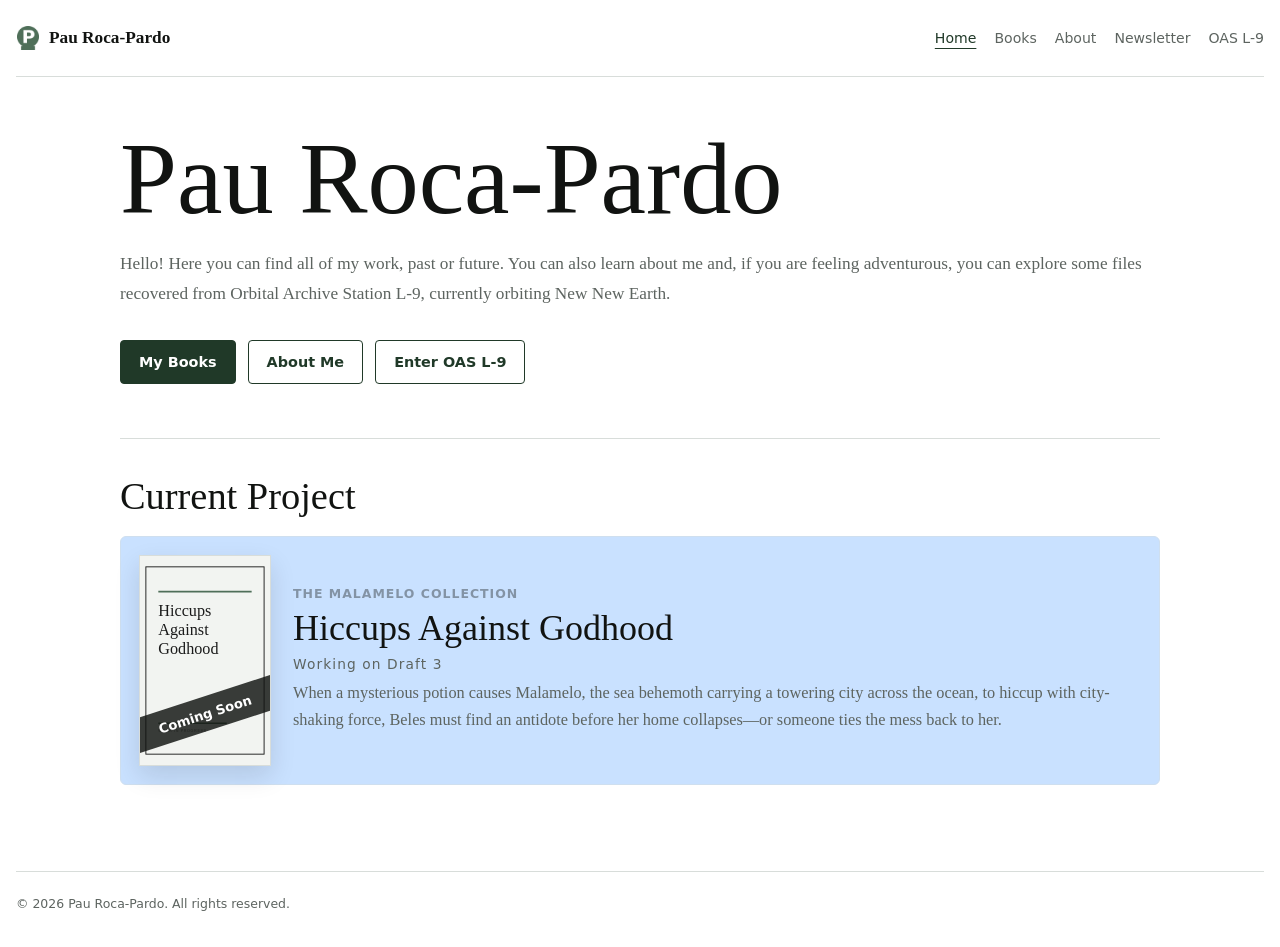
<file: index.html>
<!doctype html>
<html lang="en">
  <head>
    <meta charset="utf-8">
    <meta name="viewport" content="width=device-width, initial-scale=1">
    <meta name="theme-color" content="#ffffff">
    <meta name="description" content="Official website of Pau Roca-Pardo, author of comic speculative fiction and creator of the OAS L-9 archive.">
    <link rel="canonical" href="https://paurocapardo.com/">
    <meta property="og:title" content="Pau Roca-Pardo">
    <meta property="og:description" content="Official website of Pau Roca-Pardo, author of comic speculative fiction and creator of the OAS L-9 archive.">
    <meta property="og:url" content="https://paurocapardo.com/">
    <meta property="og:type" content="website">
    <meta property="og:image" content="https://paurocapardo.com/icons/logo.png">
    <meta name="twitter:card" content="summary">
    <meta name="twitter:title" content="Pau Roca-Pardo">
    <meta name="twitter:description" content="Official website of Pau Roca-Pardo, author of comic speculative fiction and creator of the OAS L-9 archive.">
    <meta name="twitter:image" content="https://paurocapardo.com/icons/logo.png">
    <title>Pau Roca-Pardo</title>
    <link rel="icon" href="./favicon.ico" sizes="any">
    <link rel="icon" type="image/png" sizes="32x32" href="./icons/favicon-32x32.png">
    <link rel="apple-touch-icon" href="./icons/apple-touch-icon.png">
    <link rel="manifest" href="./site.webmanifest">
    <link rel="stylesheet" href="./src/styles.css">
    <script src="./src/clean-url.js" defer></script>
    <script src="./src/books-manifest.js" defer></script>
    <script src="./src/books.js" defer></script>
  </head>
  <body class="author-site">
    <header class="author-header">
      <a class="author-name" href="./index.html">
        <img class="author-logo-mark" src="./icons/logo-green.png" alt="" aria-hidden="true">
        <span>Pau Roca-Pardo</span>
      </a>
      <nav class="author-nav" aria-label="Primary navigation">
        <a aria-current="page" href="./index.html">Home</a>
        <a href="./books/index.html">Books</a>
        <a href="./about/index.html">About</a>
        <a href="./newsletter/index.html">Newsletter</a>
        <a href="./oasl9/index.html">OAS L-9</a>
      </nav>
    </header>

    <main class="author-main">
      <section class="author-hero home-hero">
        <h1>Pau Roca-Pardo</h1>
        <p>
          Hello! Here you can find all of my work, past or future. You can also learn about me and, if you are feeling adventurous, you can explore some files recovered from Orbital Archive Station L-9, currently orbiting New New Earth.
        </p>
        <div class="author-actions">
          <a class="primary-link" href="./books/index.html">My Books</a>
          <a class="secondary-link" href="./about/index.html">About Me</a>
          <a class="secondary-link" href="./oasl9/index.html">Enter OAS L-9</a>
        </div>
      </section>

      <section class="home-book-highlights" aria-label="Featured books">
        <article class="home-book-feature" data-home-book-feature="latest" hidden>
          <h2>Latest Release</h2>
          <div id="latest-release-card"></div>
        </article>
        <article class="home-book-feature" data-home-book-feature="current" hidden>
          <h2>Current Project</h2>
          <div id="current-project-card"></div>
        </article>
      </section>
    </main>

    <footer class="author-footer">
      <p>© 2026 Pau Roca-Pardo. All rights reserved.</p>
    </footer>
  </body>
</html>
</file>
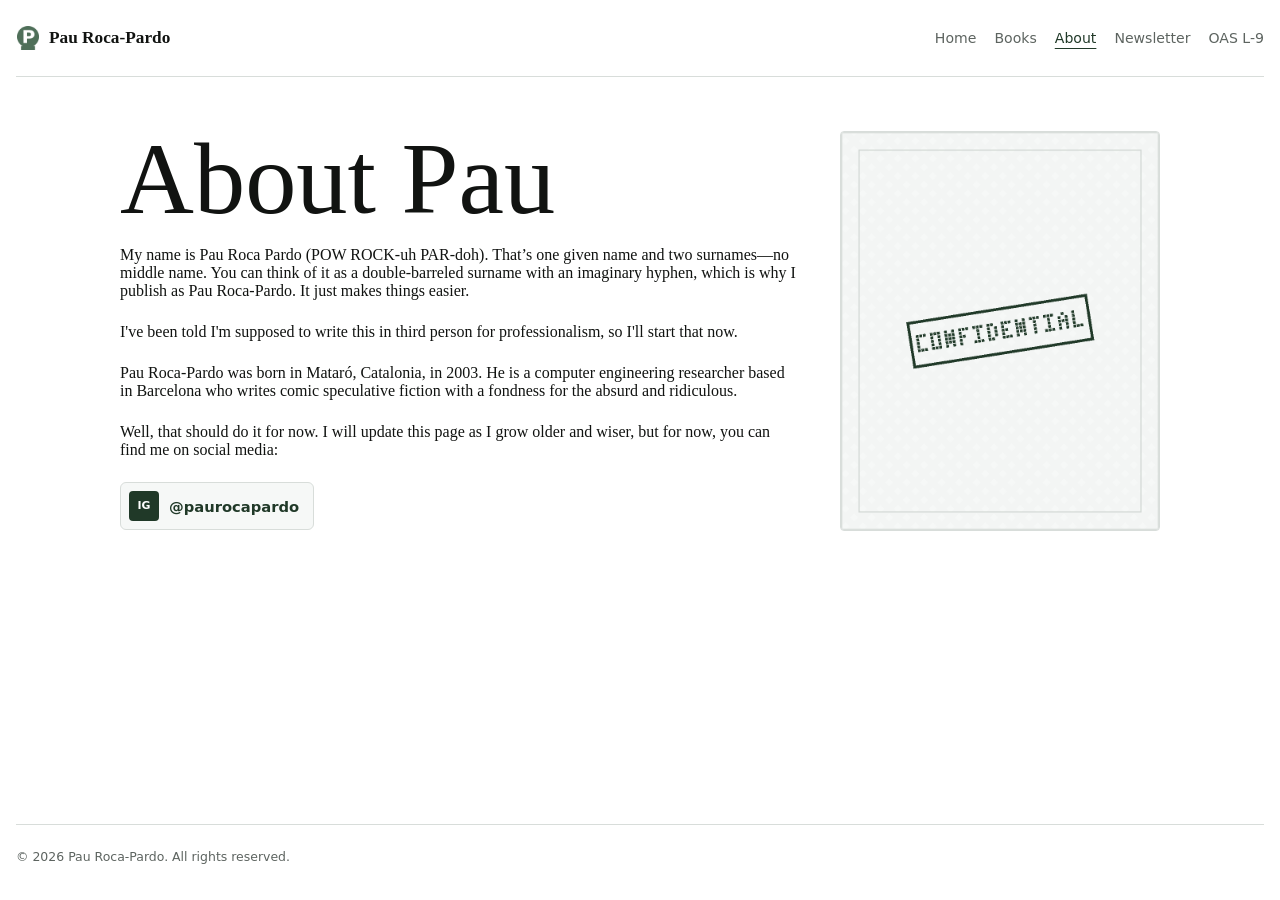
<file: about/index.html>
<!doctype html>
<html lang="en">
  <head>
    <meta charset="utf-8">
    <meta name="viewport" content="width=device-width, initial-scale=1">
    <meta name="theme-color" content="#ffffff">
    <meta name="description" content="About Pau Roca-Pardo, a Barcelona-based writer of comic speculative fiction and computer engineering researcher.">
    <link rel="canonical" href="https://paurocapardo.com/about/">
    <meta property="og:title" content="About | Pau Roca-Pardo">
    <meta property="og:description" content="About Pau Roca-Pardo, a Barcelona-based writer of comic speculative fiction and computer engineering researcher.">
    <meta property="og:url" content="https://paurocapardo.com/about/">
    <meta property="og:type" content="profile">
    <meta property="og:image" content="https://paurocapardo.com/icons/logo.png">
    <meta name="twitter:card" content="summary">
    <meta name="twitter:title" content="About | Pau Roca-Pardo">
    <meta name="twitter:description" content="About Pau Roca-Pardo, a Barcelona-based writer of comic speculative fiction and computer engineering researcher.">
    <meta name="twitter:image" content="https://paurocapardo.com/icons/logo.png">
    <title>About | Pau Roca-Pardo</title>
    <link rel="icon" href="../favicon.ico" sizes="any">
    <link rel="icon" type="image/png" sizes="32x32" href="../icons/favicon-32x32.png">
    <link rel="apple-touch-icon" href="../icons/apple-touch-icon.png">
    <link rel="manifest" href="../site.webmanifest">
    <link rel="stylesheet" href="../src/styles.css">
    <script src="../src/clean-url.js" defer></script>
  </head>
  <body class="author-site">
    <header class="author-header">
      <a class="author-name" href="../index.html">
        <img class="author-logo-mark" src="../icons/logo-green.png" alt="" aria-hidden="true">
        <span>Pau Roca-Pardo</span>
      </a>
      <nav class="author-nav" aria-label="Primary navigation">
        <a href="../index.html">Home</a>
        <a href="../books/index.html">Books</a>
        <a aria-current="page" href="./index.html">About</a>
        <a href="../newsletter/index.html">Newsletter</a>
        <a href="../oasl9/index.html">OAS L-9</a>
      </nav>
    </header>

    <main class="author-main">
      <section class="about-profile">
        <div class="author-page-heading about-heading">
          <h1>About Pau</h1>
        </div>
        <aside class="about-portrait" aria-label="Portrait">
          <img src="./img/portrait-placeholder.png" alt="Portrait placeholder">
        </aside>
        <div class="about-copy">
          <p>
            My name is Pau Roca Pardo (POW ROCK-uh PAR-doh). That’s one given name and two surnames—no middle name. You can think of it as a double-barreled surname with an imaginary hyphen, which is why I publish as Pau Roca-Pardo. It just makes things easier.
          </p>
          <p>  
            I've been told I'm supposed to write this in third person for professionalism, so I'll start that now.
          </p>
          <p>
            Pau Roca-Pardo was born in Mataró, Catalonia, in 2003. He is a computer engineering researcher based in Barcelona who writes comic speculative fiction with a fondness for the absurd and ridiculous.
          </p>
          <p>
            Well, that should do it for now. I will update this page as I grow older and wiser, but for now, you can find me on social media:
          </p>
          <a class="social-link" href="https://www.instagram.com/paurocapardo/" target="_blank" rel="noopener">
            <span class="social-link-icon" aria-hidden="true">IG</span>
            <span>@paurocapardo</span>
          </a>
        </div>
      </section>
    </main>

    <footer class="author-footer">
      <p>© 2026 Pau Roca-Pardo. All rights reserved.</p>
    </footer>
  </body>
</html>
</file>
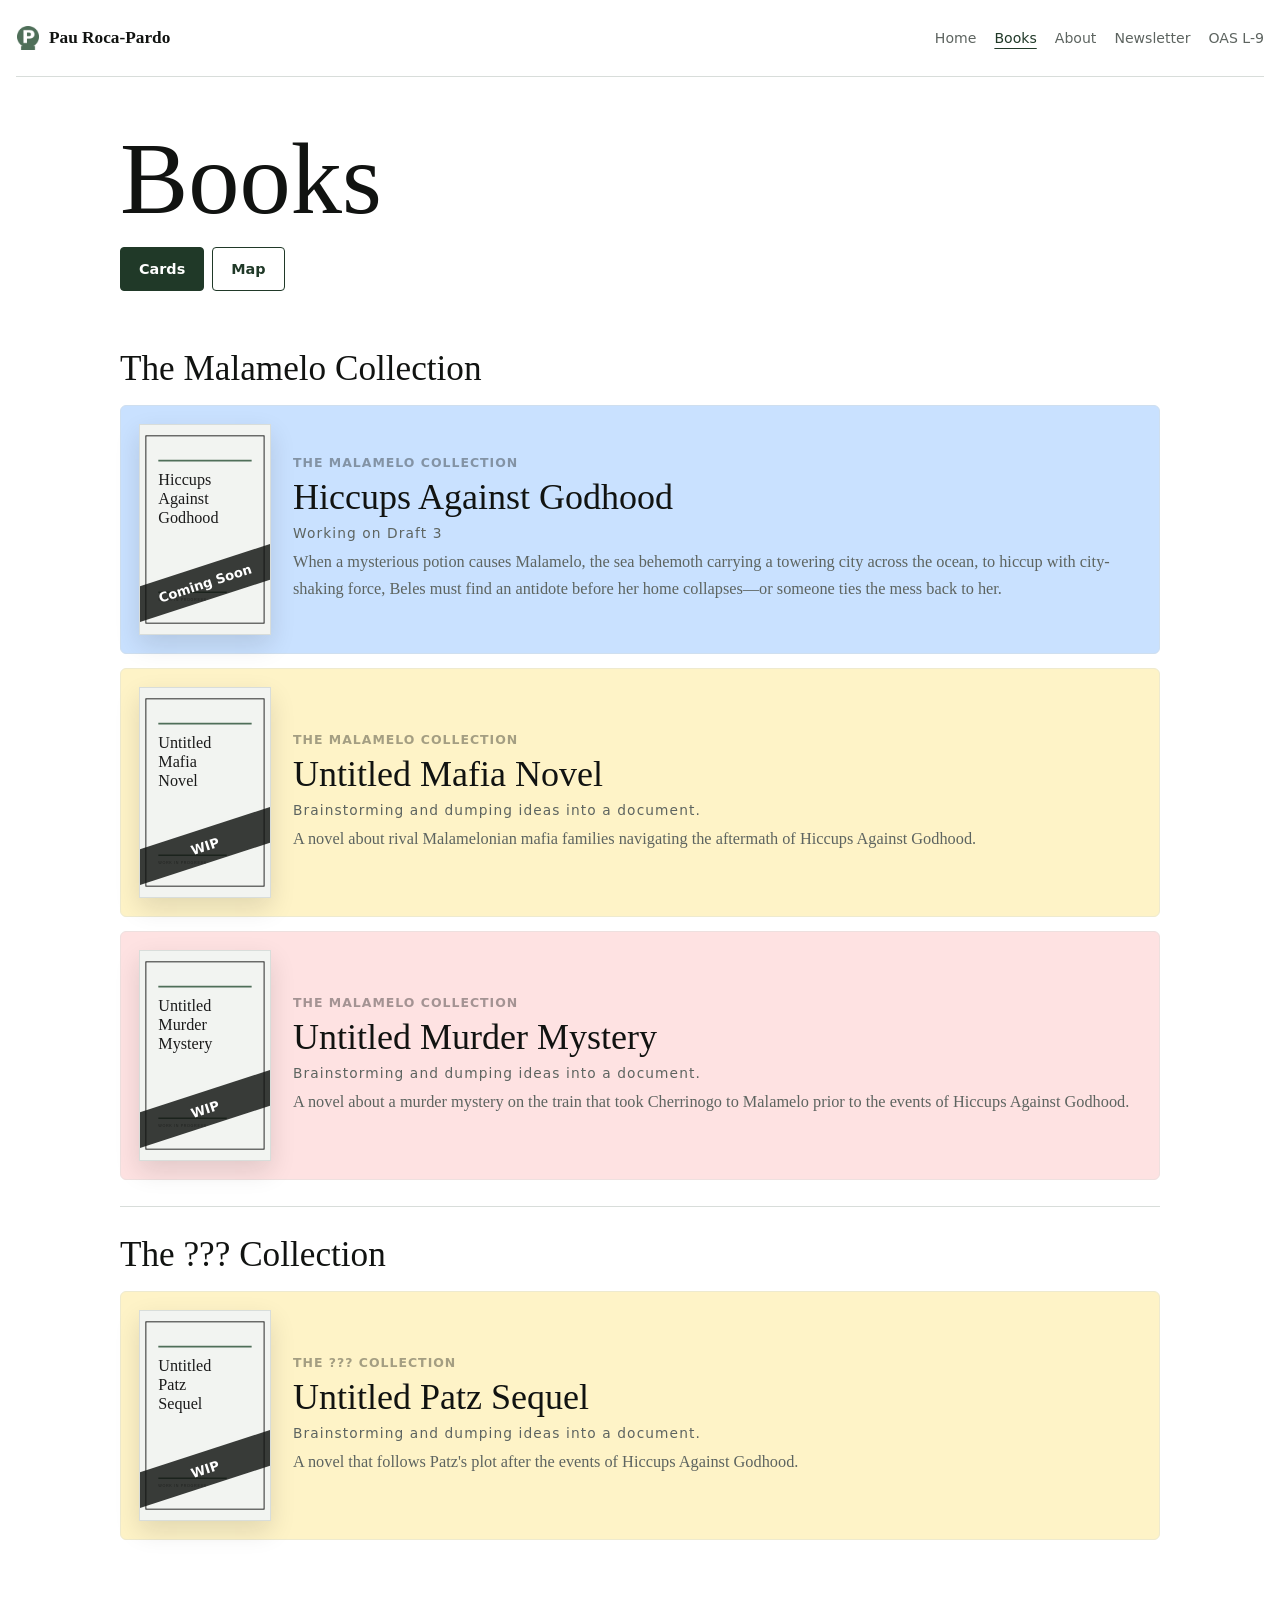
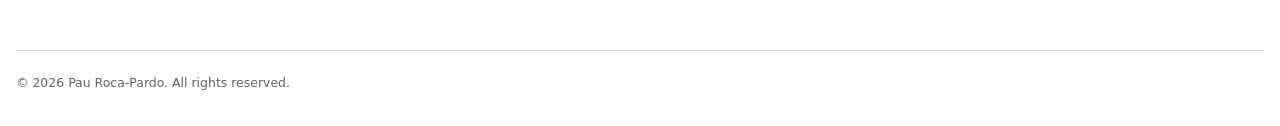
<file: books/index.html>
<!doctype html>
<html lang="en">
  <head>
    <meta charset="utf-8">
    <meta name="viewport" content="width=device-width, initial-scale=1">
    <meta name="theme-color" content="#ffffff">
    <meta name="description" content="Books and current projects by Pau Roca-Pardo, including Hiccups Against Godhood and works in progress.">
    <link rel="canonical" href="https://paurocapardo.com/books/">
    <meta property="og:title" content="Books | Pau Roca-Pardo">
    <meta property="og:description" content="Books and current projects by Pau Roca-Pardo, including Hiccups Against Godhood and works in progress.">
    <meta property="og:url" content="https://paurocapardo.com/books/">
    <meta property="og:type" content="website">
    <meta property="og:image" content="https://paurocapardo.com/icons/logo.png">
    <meta name="twitter:card" content="summary">
    <meta name="twitter:title" content="Books | Pau Roca-Pardo">
    <meta name="twitter:description" content="Books and current projects by Pau Roca-Pardo, including Hiccups Against Godhood and works in progress.">
    <meta name="twitter:image" content="https://paurocapardo.com/icons/logo.png">
    <title>Books | Pau Roca-Pardo</title>
    <link rel="icon" href="../favicon.ico" sizes="any">
    <link rel="icon" type="image/png" sizes="32x32" href="../icons/favicon-32x32.png">
    <link rel="apple-touch-icon" href="../icons/apple-touch-icon.png">
    <link rel="manifest" href="../site.webmanifest">
    <link rel="stylesheet" href="../src/styles.css">
    <script src="../src/clean-url.js" defer></script>
    <script src="../src/books-manifest.js" defer></script>
    <script src="../src/books.js" defer></script>
  </head>
  <body class="author-site">
    <header class="author-header">
      <a class="author-name" href="../index.html">
        <img class="author-logo-mark" src="../icons/logo-green.png" alt="" aria-hidden="true">
        <span>Pau Roca-Pardo</span>
      </a>
      <nav class="author-nav" aria-label="Primary navigation">
        <a href="../index.html">Home</a>
        <a aria-current="page" href="./index.html">Books</a>
        <a href="../about/index.html">About</a>
        <a href="../newsletter/index.html">Newsletter</a>
        <a href="../oasl9/index.html">OAS L-9</a>
      </nav>
    </header>

    <main class="author-main">
      <section class="author-page-heading">
        <h1>Books</h1>
        <div class="book-view-tabs" role="tablist" aria-label="Book views">
          <button id="books-cards-tab" class="book-view-tab" type="button" role="tab" aria-selected="true" aria-controls="book-list">Cards</button>
          <button id="books-map-tab" class="book-view-tab" type="button" role="tab" aria-selected="false" aria-controls="book-map" tabindex="-1">Map</button>
        </div>
      </section>

      <section class="book-list-shell" aria-labelledby="book-list-title">
        <h2 id="book-list-title" class="visually-hidden">Book List</h2>
        <div id="book-list" class="book-list" aria-live="polite"></div>
        <section id="book-map" class="book-map" aria-labelledby="book-map-heading" hidden>
          <h2 id="book-map-heading" class="visually-hidden">The Anserium Novels</h2>
          <div class="book-map-canvas"></div>
          <ul class="book-map-accessible-list visually-hidden"></ul>
        </section>
      </section>
    </main>

    <footer class="author-footer">
      <p>© 2026 Pau Roca-Pardo. All rights reserved.</p>
    </footer>
  </body>
</html>
</file>
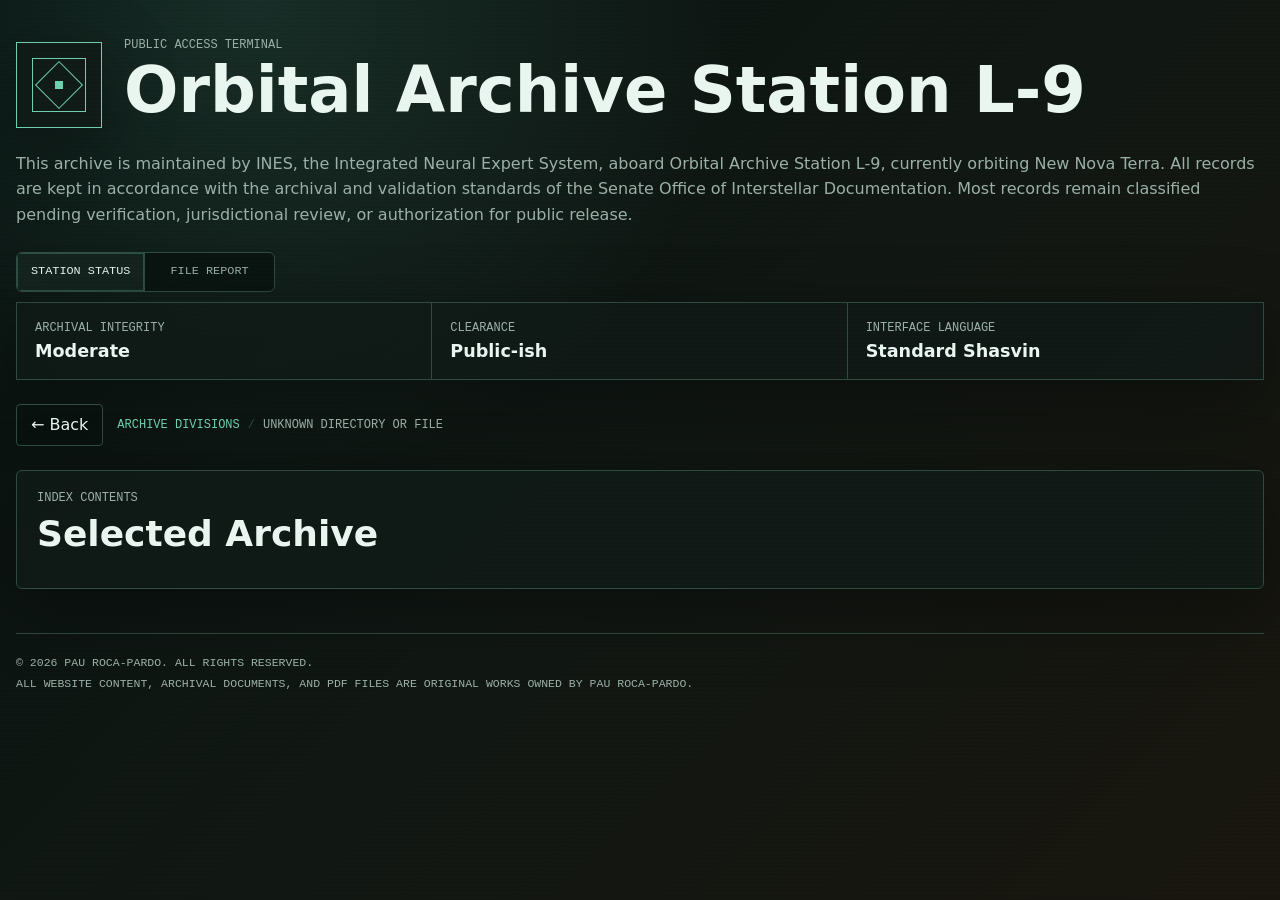
<file: l9archive/index.html>
<!doctype html>
<html lang="en">
  <head>
    <meta charset="utf-8">
    <meta name="viewport" content="width=device-width, initial-scale=1">
    <meta name="theme-color" content="#09110f">
    <title>OAS L-9 | Pau Roca-Pardo</title>
    <link rel="icon" href="./favicon.ico" sizes="any">
    <link rel="stylesheet" href="../src/styles.css">
    <script src="../src/archive-manifest.js" defer></script>
    <script src="../src/app.js" defer></script>
  </head>
  <body class="archive-site">
    <div class="scanline" aria-hidden="true"></div>

    <header class="station-header">
      <div class="station-mark" aria-hidden="true">
        <span></span>
        <span></span>
        <span></span>
      </div>
      <div>
        <p class="eyebrow">Public Access Terminal</p>
        <h1><span>Orbital Archive</span> <span>Station L-9</span></h1>
      </div>
    </header>

    <section class="station-intro" aria-label="Archive notice">
      <p class="header-copy">
        This archive is maintained by INES, the Integrated Neural Expert System, aboard Orbital Archive
        Station L-9, currently orbiting New Nova Terra. All records are kept in accordance with the archival and
        validation standards of the Senate Office of Interstellar Documentation. Most records remain classified
        pending verification, jurisdictional review, or authorization for public release.
      </p>
    </section>

    <main class="archive-shell">
      <section class="status-summary" aria-label="Archive summary">
        <div class="summary-switch" aria-label="Summary view">
          <button type="button" aria-pressed="true" data-summary-view="station">Station Status</button>
          <button type="button" aria-pressed="false" data-summary-view="files">File Report</button>
        </div>
        <div id="status-panel" class="status-panel">
          <div>
            <span class="status-label">Archival Integrity</span>
            <strong>Moderate</strong>
          </div>
          <div>
            <span class="status-label">Clearance</span>
            <strong>Public-ish</strong>
          </div>
          <div>
            <span class="status-label">Interface Language</span>
            <strong>Senate Standard Shasvin</strong>
          </div>
        </div>
      </section>

      <nav id="navigation-bar" class="navigation-bar" aria-label="Archive navigation" hidden>
        <button id="back-button" class="ghost-button" type="button">← Back</button>
        <div id="breadcrumbs" class="breadcrumbs"></div>
      </nav>

      <section id="directory-section" aria-labelledby="sections-title">
        <div class="section-heading">
          <div>
            <p class="eyebrow" id="directory-kicker">Directory</p>
            <h2 id="sections-title">Archive Divisions</h2>
          </div>
          <p id="generation-stamp" class="generation-stamp"></p>
        </div>
        <div id="section-grid" class="section-grid"></div>
      </section>

      <section id="document-panel" class="document-panel" aria-labelledby="documents-title" hidden>
        <div class="section-heading">
          <div>
            <p class="eyebrow" id="active-section-kicker">Index Contents</p>
            <h2 id="documents-title">Selected Archive</h2>
          </div>
        </div>
        <div id="document-list" class="document-list"></div>
      </section>
    </main>

    <footer class="site-footer">
      <p>© 2026 Pau Roca-Pardo. All rights reserved.</p>
      <p>All website content, archival documents, and PDF files are original works owned by Pau Roca-Pardo.</p>
    </footer>
  </body>
</html>
</file>
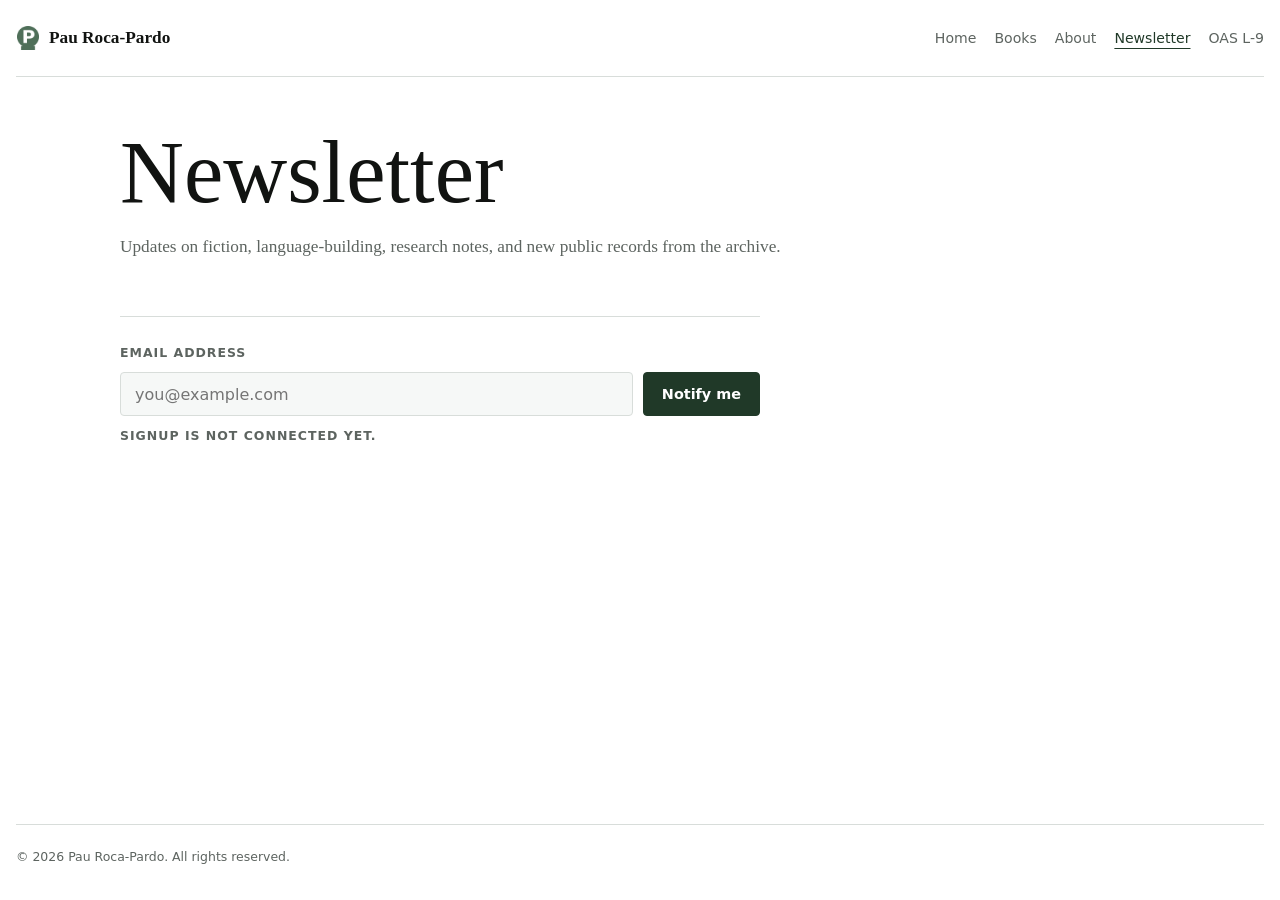
<file: newsletter/index.html>
<!doctype html>
<html lang="en">
  <head>
    <meta charset="utf-8">
    <meta name="viewport" content="width=device-width, initial-scale=1">
    <meta name="theme-color" content="#ffffff">
    <meta name="description" content="Subscribe for updates from Pau Roca-Pardo about fiction, language-building, research notes, and archive records.">
    <link rel="canonical" href="https://paurocapardo.com/newsletter/">
    <meta property="og:title" content="Newsletter | Pau Roca-Pardo">
    <meta property="og:description" content="Subscribe for updates from Pau Roca-Pardo about fiction, language-building, research notes, and archive records.">
    <meta property="og:url" content="https://paurocapardo.com/newsletter/">
    <meta property="og:type" content="website">
    <meta property="og:image" content="https://paurocapardo.com/icons/logo.png">
    <meta name="twitter:card" content="summary">
    <meta name="twitter:title" content="Newsletter | Pau Roca-Pardo">
    <meta name="twitter:description" content="Subscribe for updates from Pau Roca-Pardo about fiction, language-building, research notes, and archive records.">
    <meta name="twitter:image" content="https://paurocapardo.com/icons/logo.png">
    <title>Newsletter | Pau Roca-Pardo</title>
    <link rel="icon" href="../favicon.ico" sizes="any">
    <link rel="icon" type="image/png" sizes="32x32" href="../icons/favicon-32x32.png">
    <link rel="apple-touch-icon" href="../icons/apple-touch-icon.png">
    <link rel="manifest" href="../site.webmanifest">
    <link rel="stylesheet" href="../src/styles.css">
    <script src="../src/clean-url.js" defer></script>
  </head>
  <body class="author-site">
    <header class="author-header">
      <a class="author-name" href="../index.html">
        <img class="author-logo-mark" src="../icons/logo-green.png" alt="" aria-hidden="true">
        <span>Pau Roca-Pardo</span>
      </a>
      <nav class="author-nav" aria-label="Primary navigation">
        <a href="../index.html">Home</a>
        <a href="../books/index.html">Books</a>
        <a href="../about/index.html">About</a>
        <a aria-current="page" href="./index.html">Newsletter</a>
        <a href="../oasl9/index.html">OAS L-9</a>
      </nav>
    </header>

    <main class="author-main">
      <section class="author-page-heading newsletter-heading">
        <h1>Newsletter</h1>
        <p>Updates on fiction, language-building, research notes, and new public records from the archive.</p>
      </section>

      <form class="newsletter-form" action="#" method="post">
        <label for="newsletter-email">Email address</label>
        <div>
          <input id="newsletter-email" name="email" type="email" autocomplete="email" placeholder="you@example.com" required>
          <button type="submit">Notify me</button>
        </div>
        <p data-form-note>Signup is not connected yet.</p>
      </form>
    </main>

    <footer class="author-footer">
      <p>© 2026 Pau Roca-Pardo. All rights reserved.</p>
    </footer>
    <script>
      document.querySelector(".newsletter-form").addEventListener("submit", (event) => {
        event.preventDefault();
        event.currentTarget.querySelector("[data-form-note]").textContent =
          "Thanks. This form is a placeholder until the newsletter service is connected.";
      });
    </script>
  </body>
</html>
</file>
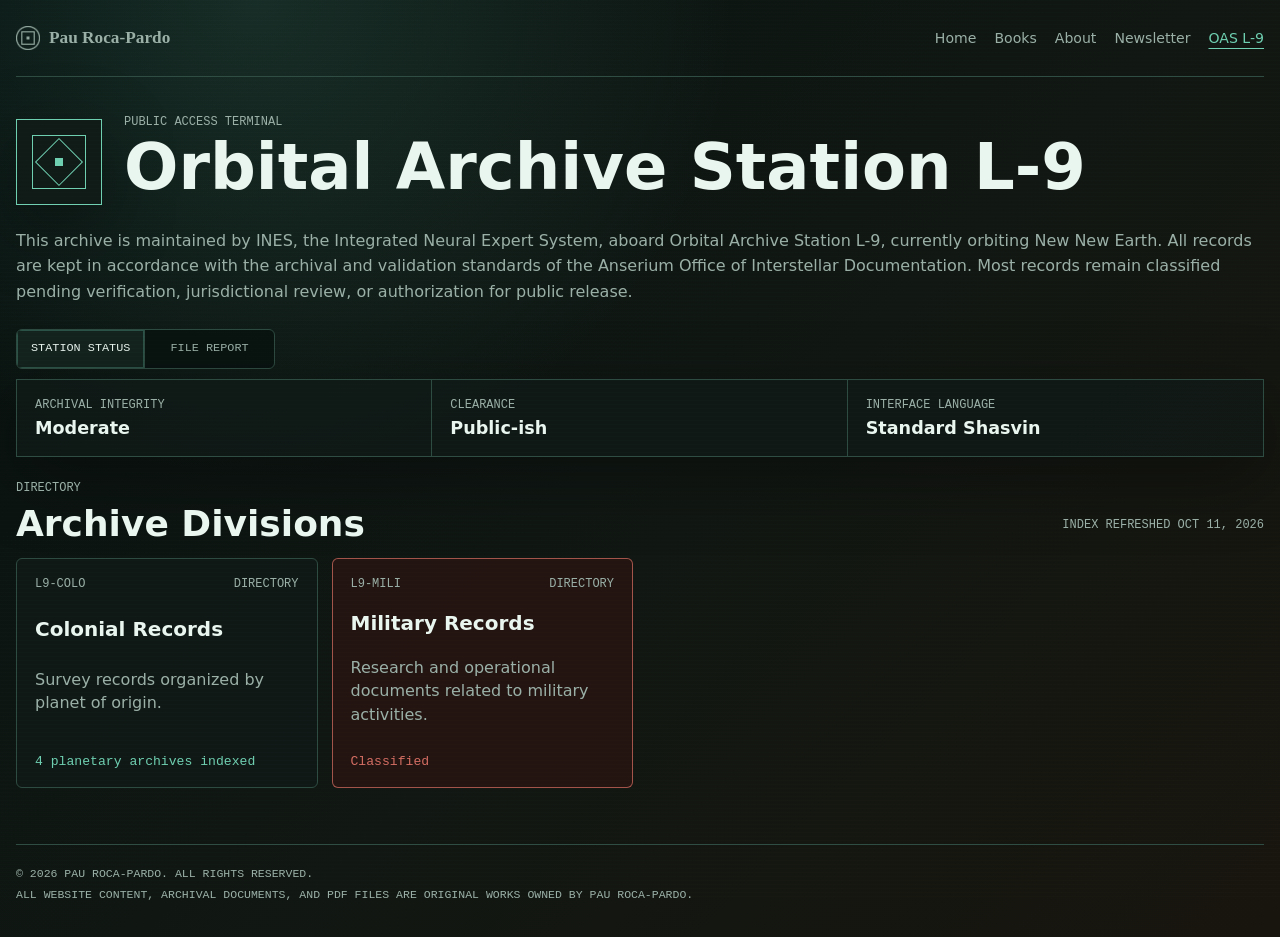
<file: oasl9/index.html>
<!doctype html>
<html lang="en">
  <head>
    <meta charset="utf-8">
    <meta name="viewport" content="width=device-width, initial-scale=1">
    <meta name="theme-color" content="#09110f">
    <meta name="description" content="Public access terminal for Orbital Archive Station L-9, an archive of fictional records orbiting New New Earth.">
    <link rel="canonical" href="https://paurocapardo.com/oasl9/">
    <meta property="og:title" content="OAS L-9 | Pau Roca-Pardo">
    <meta property="og:description" content="Public access terminal for Orbital Archive Station L-9, an archive of fictional records orbiting New New Earth.">
    <meta property="og:url" content="https://paurocapardo.com/oasl9/">
    <meta property="og:type" content="website">
    <meta property="og:image" content="https://paurocapardo.com/oasl9/icons/logo-archive.png">
    <meta name="twitter:card" content="summary">
    <meta name="twitter:title" content="OAS L-9 | Pau Roca-Pardo">
    <meta name="twitter:description" content="Public access terminal for Orbital Archive Station L-9, an archive of fictional records orbiting New New Earth.">
    <meta name="twitter:image" content="https://paurocapardo.com/oasl9/icons/logo-archive.png">
    <title>OAS L-9 | Pau Roca-Pardo</title>
    <link rel="icon" href="./favicon.ico" sizes="any">
    <link rel="icon" type="image/png" sizes="32x32" href="./icons/favicon-32x32.png">
    <link rel="apple-touch-icon" href="./icons/apple-touch-icon.png">
    <link rel="manifest" href="./site.webmanifest">
    <link rel="stylesheet" href="../src/styles.css">
    <script src="../src/clean-url.js" defer></script>
    <script src="../src/archive-manifest.js" defer></script>
    <script src="../src/app.js" defer></script>
  </head>
  <body class="archive-site">
    <div class="scanline" aria-hidden="true"></div>

    <header class="archive-site-header">
      <a class="archive-author-name" href="../index.html">
        <img class="archive-logo-mark" src="./icons/logo-archive.png" alt="" aria-hidden="true">
        <span>Pau Roca-Pardo</span>
      </a>
      <nav class="archive-top-nav" aria-label="Primary navigation">
        <a href="../index.html">Home</a>
        <a href="../books/index.html">Books</a>
        <a href="../about/index.html">About</a>
        <a href="../newsletter/index.html">Newsletter</a>
        <a aria-current="page" href="./index.html">OAS L-9</a>
      </nav>
    </header>

    <header class="station-header">
      <div class="station-mark" aria-hidden="true">
        <span></span>
        <span></span>
        <span></span>
      </div>
      <div>
        <p class="eyebrow">Public Access Terminal</p>
        <h1><span>Orbital Archive</span> <span>Station L-9</span></h1>
      </div>
    </header>

    <section class="station-intro" aria-label="Archive notice">
      <p class="header-copy">
        This archive is maintained by INES, the Integrated Neural Expert System, aboard Orbital Archive
        Station L-9, currently orbiting New New Earth. All records are kept in accordance with the archival and
        validation standards of the Anserium Office of Interstellar Documentation. Most records remain classified
        pending verification, jurisdictional review, or authorization for public release.
      </p>
    </section>

    <main class="archive-shell">
      <section class="status-summary" aria-label="Archive summary">
        <div class="summary-switch" aria-label="Summary view">
          <button type="button" aria-pressed="true" data-summary-view="station">Station Status</button>
          <button type="button" aria-pressed="false" data-summary-view="files">File Report</button>
        </div>
        <div id="status-panel" class="status-panel">
          <div>
            <span class="status-label">Archival Integrity</span>
            <strong>Moderate</strong>
          </div>
          <div>
            <span class="status-label">Clearance</span>
            <strong>Public-ish</strong>
          </div>
          <div>
            <span class="status-label">Interface Language</span>
            <strong>Standard Shasvin</strong>
          </div>
        </div>
      </section>

      <nav id="navigation-bar" class="navigation-bar" aria-label="Archive navigation" hidden>
        <button id="back-button" class="ghost-button" type="button">← Back</button>
        <div id="breadcrumbs" class="breadcrumbs"></div>
      </nav>

      <section id="directory-section" aria-labelledby="sections-title">
        <div class="section-heading">
          <div>
            <p class="eyebrow" id="directory-kicker">Directory</p>
            <h2 id="sections-title">Archive Divisions</h2>
          </div>
          <p id="generation-stamp" class="generation-stamp"></p>
        </div>
        <div id="section-grid" class="section-grid"></div>
      </section>

      <section id="document-panel" class="document-panel" aria-labelledby="documents-title" hidden>
        <div class="section-heading">
          <div>
            <p class="eyebrow" id="active-section-kicker">Index Contents</p>
            <h2 id="documents-title">Selected Archive</h2>
          </div>
          <a id="document-direct-link" class="ghost-button document-direct-link" href="#" target="_blank" rel="noopener" hidden>Open PDF</a>
        </div>
        <div id="document-list" class="document-list"></div>
      </section>
    </main>

    <footer class="site-footer">
      <p>© 2026 Pau Roca-Pardo. All rights reserved.</p>
      <p>All website content, archival documents, and PDF files are original works owned by Pau Roca-Pardo.</p>
    </footer>
  </body>
</html>
</file>
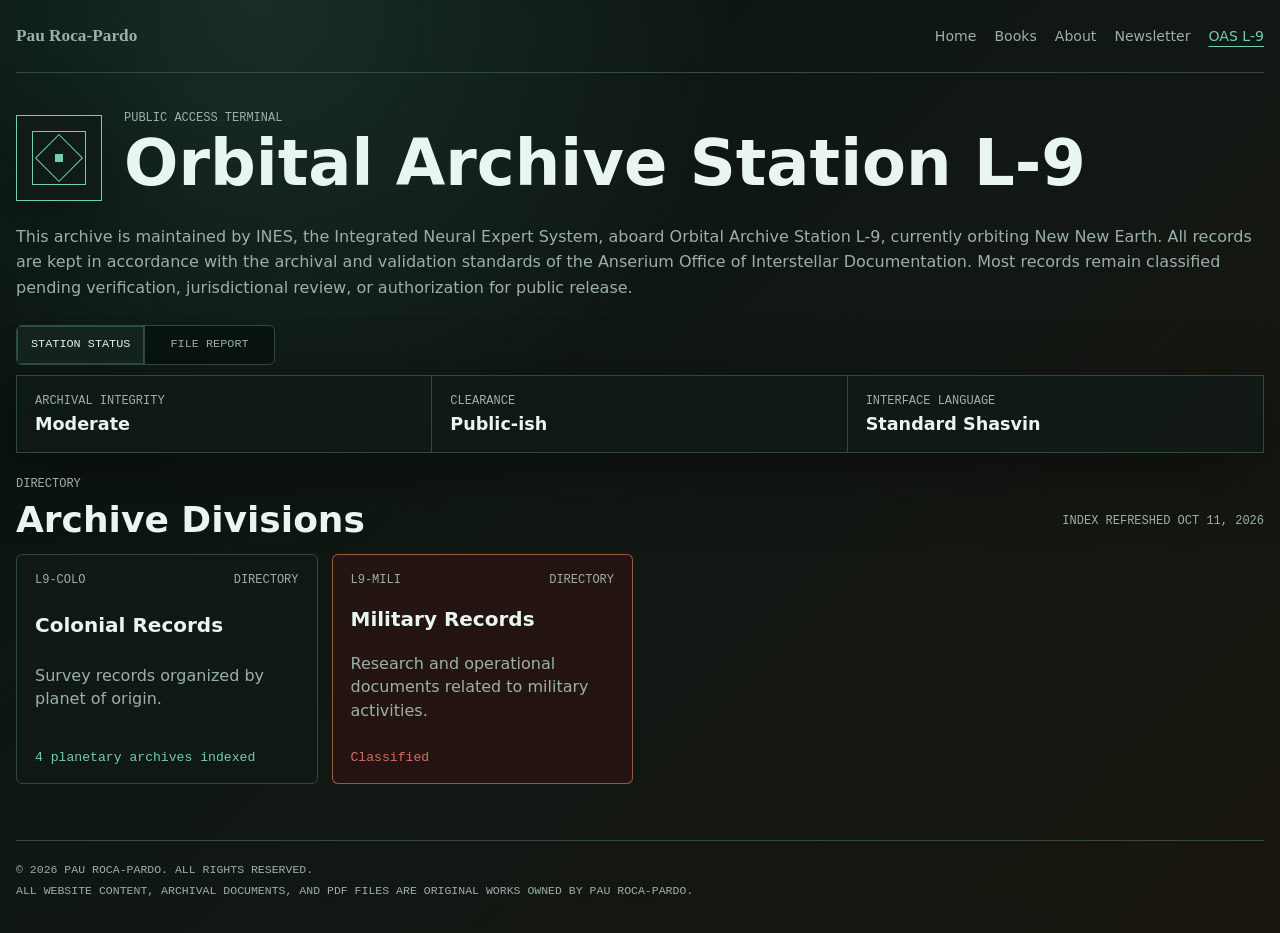
<file: src/index.html>
<!doctype html>
<html lang="en">
  <head>
    <meta charset="utf-8">
    <meta name="viewport" content="width=device-width, initial-scale=1">
    <meta name="theme-color" content="#09110f">
    <meta name="description" content="Public access terminal for Orbital Archive Station L-9, an archive of fictional records orbiting New New Earth.">
    <link rel="canonical" href="https://paurocapardo.com/oasl9/">
    <meta property="og:title" content="OAS L-9 | Pau Roca-Pardo">
    <meta property="og:description" content="Public access terminal for Orbital Archive Station L-9, an archive of fictional records orbiting New New Earth.">
    <meta property="og:url" content="https://paurocapardo.com/oasl9/">
    <meta property="og:type" content="website">
    <meta property="og:image" content="https://paurocapardo.com/oasl9/icons/logo-archive.png">
    <meta name="twitter:card" content="summary">
    <meta name="twitter:title" content="OAS L-9 | Pau Roca-Pardo">
    <meta name="twitter:description" content="Public access terminal for Orbital Archive Station L-9, an archive of fictional records orbiting New New Earth.">
    <meta name="twitter:image" content="https://paurocapardo.com/oasl9/icons/logo-archive.png">
    <title>Orbital Archive Station L-9</title>
    <link rel="icon" href="../oasl9/favicon.ico" sizes="any">
    <link rel="icon" type="image/png" sizes="32x32" href="../oasl9/icons/favicon-32x32.png">
    <link rel="apple-touch-icon" href="../oasl9/icons/apple-touch-icon.png">
    <link rel="manifest" href="../oasl9/site.webmanifest">
    <link rel="stylesheet" href="./styles.css">
    <script src="./archive-manifest.js" defer></script>
    <script src="./app.js" defer></script>
  </head>
  <body class="archive-site">
    <div class="scanline" aria-hidden="true"></div>

    <header class="archive-site-header">
      <a class="archive-author-name" href="../index.html">Pau Roca-Pardo</a>
      <nav class="archive-top-nav" aria-label="Primary navigation">
        <a href="../index.html">Home</a>
        <a href="../books/index.html">Books</a>
        <a href="../about/index.html">About</a>
        <a href="../newsletter/index.html">Newsletter</a>
        <a aria-current="page" href="../oasl9/index.html">OAS L-9</a>
      </nav>
    </header>

    <header class="station-header">
      <div class="station-mark" aria-hidden="true">
        <span></span>
        <span></span>
        <span></span>
      </div>
      <div>
        <p class="eyebrow">Public Access Terminal</p>
        <h1><span>Orbital Archive</span> <span>Station L-9</span></h1>
      </div>
    </header>

    <section class="station-intro" aria-label="Archive notice">
      <p class="header-copy">
        This archive is maintained by INES, the Integrated Neural Expert System, aboard Orbital Archive
        Station L-9, currently orbiting New New Earth. All records are kept in accordance with the archival and
        validation standards of the Anserium Office of Interstellar Documentation. Most records remain classified
        pending verification, jurisdictional review, or authorization for public release.
      </p>
    </section>

    <main class="archive-shell">
      <section class="status-summary" aria-label="Archive summary">
        <div class="summary-switch" aria-label="Summary view">
          <button type="button" aria-pressed="true" data-summary-view="station">Station Status</button>
          <button type="button" aria-pressed="false" data-summary-view="files">File Report</button>
        </div>
        <div id="status-panel" class="status-panel">
          <div>
            <span class="status-label">Archival Integrity</span>
            <strong>Moderate</strong>
          </div>
          <div>
            <span class="status-label">Clearance</span>
            <strong>Public-ish</strong>
          </div>
          <div>
            <span class="status-label">Interface Language</span>
            <strong>Standard Shasvin</strong>
          </div>
        </div>
      </section>

      <nav id="navigation-bar" class="navigation-bar" aria-label="Archive navigation" hidden>
        <button id="back-button" class="ghost-button" type="button">← Back</button>
        <div id="breadcrumbs" class="breadcrumbs"></div>
      </nav>

      <section id="directory-section" aria-labelledby="sections-title">
        <div class="section-heading">
          <div>
            <p class="eyebrow" id="directory-kicker">Directory</p>
            <h2 id="sections-title">Archive Divisions</h2>
          </div>
          <p id="generation-stamp" class="generation-stamp"></p>
        </div>
        <div id="section-grid" class="section-grid"></div>
      </section>

      <section id="document-panel" class="document-panel" aria-labelledby="documents-title" hidden>
        <div class="section-heading">
          <div>
            <p class="eyebrow" id="active-section-kicker">Index Contents</p>
            <h2 id="documents-title">Selected Archive</h2>
          </div>
        </div>
        <div id="document-list" class="document-list"></div>
      </section>
    </main>

    <footer class="site-footer">
      <p>© 2026 Pau Roca-Pardo. All rights reserved.</p>
      <p>All website content, archival documents, and PDF files are original works owned by Pau Roca-Pardo.</p>
    </footer>
  </body>
</html>
</file>
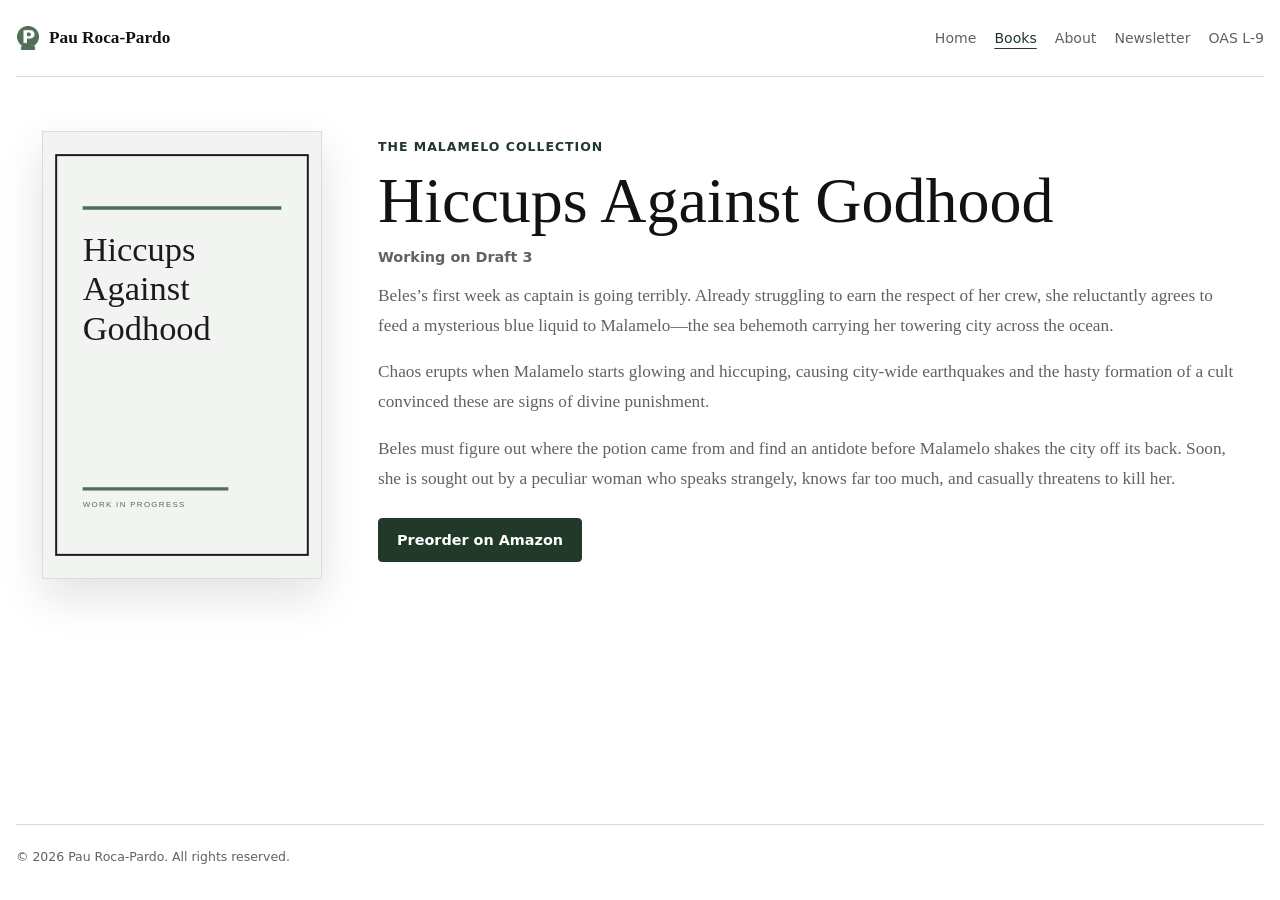
<file: books/hiccups/index.html>
<!doctype html>
<html lang="en">
  <head>
    <meta charset="utf-8">
    <meta name="viewport" content="width=device-width, initial-scale=1">
    <meta name="theme-color" content="#ffffff">
    <meta name="description" content="Beles’s first week as captain is going terribly. Already struggling to earn the respect of her crew, she reluctantly agrees to feed a mysterious blue liquid...">
    <link rel="canonical" href="https://paurocapardo.com/books/hiccups/">
    <meta property="og:title" content="Hiccups Against Godhood | Pau Roca-Pardo">
    <meta property="og:description" content="Beles’s first week as captain is going terribly. Already struggling to earn the respect of her crew, she reluctantly agrees to feed a mysterious blue liquid...">
    <meta property="og:url" content="https://paurocapardo.com/books/hiccups/">
    <meta property="og:type" content="book">
    <meta property="og:image" content="https://paurocapardo.com/books/img/generated/hiccups-cover.svg">
    <meta name="twitter:card" content="summary_large_image">
    <meta name="twitter:title" content="Hiccups Against Godhood | Pau Roca-Pardo">
    <meta name="twitter:description" content="Beles’s first week as captain is going terribly. Already struggling to earn the respect of her crew, she reluctantly agrees to feed a mysterious blue liquid...">
    <meta name="twitter:image" content="https://paurocapardo.com/books/img/generated/hiccups-cover.svg">
    <title>Hiccups Against Godhood | Pau Roca-Pardo</title>
    <link rel="icon" href="../../favicon.ico" sizes="any">
    <link rel="icon" type="image/png" sizes="32x32" href="../../icons/favicon-32x32.png">
    <link rel="apple-touch-icon" href="../../icons/apple-touch-icon.png">
    <link rel="manifest" href="../../site.webmanifest">
    <link rel="stylesheet" href="../../src/styles.css">
    <script src="../../src/clean-url.js" defer></script>
  </head>
  <body class="author-site">
    <header class="author-header">
      <a class="author-name" href="../../index.html">
        <img class="author-logo-mark" src="../../icons/logo-green.png" alt="" aria-hidden="true">
        <span>Pau Roca-Pardo</span>
      </a>
      <nav class="author-nav" aria-label="Primary navigation">
        <a href="../../index.html">Home</a>
        <a aria-current="page" href="../index.html">Books</a>
        <a href="../../about/index.html">About</a>
        <a href="../../newsletter/index.html">Newsletter</a>
        <a href="../../oasl9/index.html">OAS L-9</a>
      </nav>
    </header>

    <main class="author-main">
      <article class="book-page">
        <aside class="book-page-cover" aria-label="Book cover">
          <img src="../img/generated/hiccups-cover.svg" alt="Hiccups Against Godhood cover">
        </aside>
        <div class="book-page-copy">
          <span>The Malamelo Collection</span>
          <h1>Hiccups Against Godhood</h1>
          <p class="book-page-date">Working on Draft 3</p>
          <div class="book-page-blurb">
          <p>Beles’s first week as captain is going terribly. Already struggling to earn the respect of her crew, she reluctantly agrees to feed a mysterious blue liquid to Malamelo—the sea behemoth carrying her towering city across the ocean.</p>
          <p>Chaos erupts when Malamelo starts glowing and hiccuping, causing city-wide earthquakes and the hasty formation of a cult convinced these are signs of divine punishment.</p>
          <p>Beles must figure out where the potion came from and find an antidote before Malamelo shakes the city off its back. Soon, she is sought out by a peculiar woman who speaks strangely, knows far too much, and casually threatens to kill her.</p>
          </div>
          <div class="book-page-actions"><a class="primary-link" href="https://www.amazon.com/" target="_blank" rel="noopener">Preorder on Amazon</a></div>
        </div>
      </article>
    </main>

    <footer class="author-footer">
      <p>&copy; 2026 Pau Roca-Pardo. All rights reserved.</p>
    </footer>
  </body>
</html>
</file>
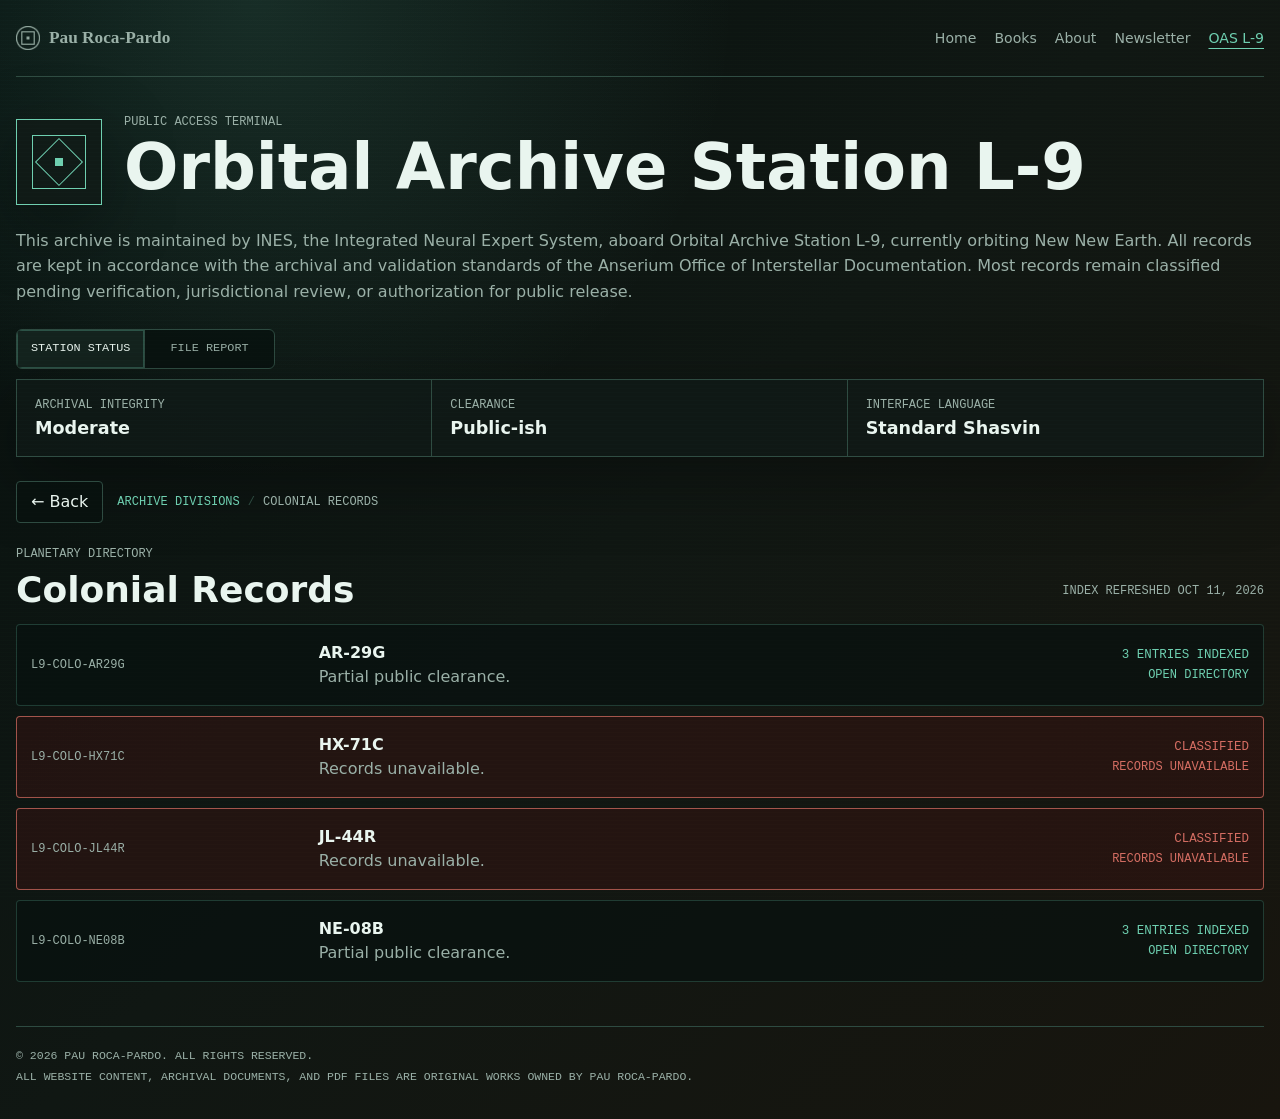
<file: oasl9/colonial-records/index.html>
<!doctype html>
<html lang="en">
  <head>
    <meta charset="utf-8">
    <meta name="viewport" content="width=device-width, initial-scale=1">
    <meta name="theme-color" content="#09110f">
    <meta name="description" content="Public access terminal for Orbital Archive Station L-9, an archive of fictional records orbiting New New Earth.">
    <link rel="canonical" href="https://paurocapardo.com/oasl9/">
    <meta property="og:title" content="OAS L-9 | Pau Roca-Pardo">
    <meta property="og:description" content="Public access terminal for Orbital Archive Station L-9, an archive of fictional records orbiting New New Earth.">
    <meta property="og:url" content="https://paurocapardo.com/oasl9/">
    <meta property="og:type" content="website">
    <meta property="og:image" content="https://paurocapardo.com/oasl9/icons/logo-archive.png">
    <meta name="twitter:card" content="summary">
    <meta name="twitter:title" content="OAS L-9 | Pau Roca-Pardo">
    <meta name="twitter:description" content="Public access terminal for Orbital Archive Station L-9, an archive of fictional records orbiting New New Earth.">
    <meta name="twitter:image" content="https://paurocapardo.com/oasl9/icons/logo-archive.png">
    <title>OAS L-9 | Pau Roca-Pardo</title>
    <link rel="icon" href="/oasl9/favicon.ico" sizes="any">
    <link rel="icon" type="image/png" sizes="32x32" href="/oasl9/icons/favicon-32x32.png">
    <link rel="apple-touch-icon" href="/oasl9/icons/apple-touch-icon.png">
    <link rel="manifest" href="/oasl9/site.webmanifest">
    <link rel="stylesheet" href="/src/styles.css">
    <script src="/src/clean-url.js" defer></script>
    <script src="/src/archive-manifest.js" defer></script>
    <script src="/src/app.js" defer></script>
  </head>
  <body class="archive-site">
    <div class="scanline" aria-hidden="true"></div>

    <header class="archive-site-header">
      <a class="archive-author-name" href="/">
        <img class="archive-logo-mark" src="/oasl9/icons/logo-archive.png" alt="" aria-hidden="true">
        <span>Pau Roca-Pardo</span>
      </a>
      <nav class="archive-top-nav" aria-label="Primary navigation">
        <a href="/">Home</a>
        <a href="/books/">Books</a>
        <a href="/about/">About</a>
        <a href="/newsletter/">Newsletter</a>
        <a aria-current="page" href="/oasl9/">OAS L-9</a>
      </nav>
    </header>

    <header class="station-header">
      <div class="station-mark" aria-hidden="true">
        <span></span>
        <span></span>
        <span></span>
      </div>
      <div>
        <p class="eyebrow">Public Access Terminal</p>
        <h1><span>Orbital Archive</span> <span>Station L-9</span></h1>
      </div>
    </header>

    <section class="station-intro" aria-label="Archive notice">
      <p class="header-copy">
        This archive is maintained by INES, the Integrated Neural Expert System, aboard Orbital Archive
        Station L-9, currently orbiting New New Earth. All records are kept in accordance with the archival and
        validation standards of the Anserium Office of Interstellar Documentation. Most records remain classified
        pending verification, jurisdictional review, or authorization for public release.
      </p>
    </section>

    <main class="archive-shell">
      <section class="status-summary" aria-label="Archive summary">
        <div class="summary-switch" aria-label="Summary view">
          <button type="button" aria-pressed="true" data-summary-view="station">Station Status</button>
          <button type="button" aria-pressed="false" data-summary-view="files">File Report</button>
        </div>
        <div id="status-panel" class="status-panel">
          <div>
            <span class="status-label">Archival Integrity</span>
            <strong>Moderate</strong>
          </div>
          <div>
            <span class="status-label">Clearance</span>
            <strong>Public-ish</strong>
          </div>
          <div>
            <span class="status-label">Interface Language</span>
            <strong>Standard Shasvin</strong>
          </div>
        </div>
      </section>

      <nav id="navigation-bar" class="navigation-bar" aria-label="Archive navigation" hidden>
        <button id="back-button" class="ghost-button" type="button">← Back</button>
        <div id="breadcrumbs" class="breadcrumbs"></div>
      </nav>

      <section id="directory-section" aria-labelledby="sections-title">
        <div class="section-heading">
          <div>
            <p class="eyebrow" id="directory-kicker">Directory</p>
            <h2 id="sections-title">Archive Divisions</h2>
          </div>
          <p id="generation-stamp" class="generation-stamp"></p>
        </div>
        <div id="section-grid" class="section-grid"></div>
      </section>

      <section id="document-panel" class="document-panel" aria-labelledby="documents-title" hidden>
        <div class="section-heading">
          <div>
            <p class="eyebrow" id="active-section-kicker">Index Contents</p>
            <h2 id="documents-title">Selected Archive</h2>
          </div>
          <a id="document-direct-link" class="ghost-button document-direct-link" href="#" target="_blank" rel="noopener" hidden>Open PDF</a>
        </div>
        <div id="document-list" class="document-list"></div>
      </section>
    </main>

    <footer class="site-footer">
      <p>© 2026 Pau Roca-Pardo. All rights reserved.</p>
      <p>All website content, archival documents, and PDF files are original works owned by Pau Roca-Pardo.</p>
    </footer>
  </body>
</html>
</file>
<file: src/styles.css>
:root {
  color-scheme: dark;
  --site-width: 1320px;
  --author-content-width: 1040px;
  --bg: #07110f;
  --panel: #101a17;
  --panel-strong: #16241f;
  --line: #2e4b41;
  --line-bright: #6ecfb0;
  --text: #e9f5ef;
  --muted: #9ab0a7;
  --amber: #d7a944;
  --red: #d46d62;
  --shadow: 0 20px 70px rgba(0, 0, 0, 0.35);
}

* {
  box-sizing: border-box;
}

.visually-hidden {
  position: absolute;
  width: 1px;
  height: 1px;
  overflow: hidden;
  clip: rect(0 0 0 0);
  clip-path: inset(50%);
  white-space: nowrap;
}

html,
body {
  max-width: 100%;
  overflow-x: hidden;
}

[hidden] {
  display: none !important;
}

body {
  min-height: 100vh;
  margin: 0;
  background:
    radial-gradient(circle at 20% 0%, rgba(110, 207, 176, 0.14), transparent 30rem),
    linear-gradient(135deg, #07110f 0%, #101713 48%, #18150e 100%);
  color: var(--text);
  font-family: Inter, ui-sans-serif, system-ui, -apple-system, BlinkMacSystemFont, "Segoe UI", sans-serif;
  letter-spacing: 0;
}

body.author-site {
  color-scheme: light;
  --author-bg: #ffffff;
  --author-text: #111311;
  --author-muted: #5d6460;
  --author-line: #d8ddda;
  --author-panel: #f6f8f7;
  --author-accent: #4f6f59;
  --author-accent-dark: #203928;
  background: var(--author-bg);
  color: var(--author-text);
  display: grid;
  grid-template-rows: auto auto minmax(min-content, 1fr);
  font-family: Georgia, "Times New Roman", serif;
}

button,
a {
  -webkit-tap-highlight-color: transparent;
}

.author-header,
.author-footer {
  width: min(var(--site-width), calc(100% - 32px));
  margin-inline: auto;
}

.author-main {
  width: min(var(--author-content-width), calc(100% - 32px));
  margin-inline: auto;
}

.author-main:has(.book-page) {
  width: min(var(--site-width), calc(100% - 32px));
}

.author-header {
  display: flex;
  gap: 24px;
  align-items: center;
  justify-content: space-between;
  padding: 26px 0;
  border-bottom: 1px solid var(--author-line);
}

.author-name {
  display: inline-flex;
  gap: 9px;
  align-items: center;
  color: var(--author-text);
  font-size: 1.08rem;
  font-weight: 700;
  text-decoration: none;
}

.author-name:focus-visible,
.archive-author-name:focus-visible {
  border-radius: 4px;
  outline: 2px solid currentColor;
  outline-offset: 5px;
}

.author-logo-mark {
  display: block;
  width: 24px;
  height: 24px;
  flex: 0 0 auto;
  object-fit: contain;
}

.author-nav {
  display: flex;
  flex-wrap: wrap;
  gap: 8px 18px;
  justify-content: flex-end;
  font-family: Inter, ui-sans-serif, system-ui, -apple-system, BlinkMacSystemFont, "Segoe UI", sans-serif;
  font-size: 0.88rem;
}

.author-nav a {
  color: var(--author-muted);
  text-decoration: none;
}

.author-nav a:hover,
.author-nav a:focus-visible,
.author-nav a[aria-current="page"] {
  color: var(--author-accent-dark);
  text-decoration: underline;
  text-underline-offset: 5px;
}

.author-main {
  display: grid;
  gap: 54px;
  padding: 54px 0 86px;
}

.author-hero {
  display: grid;
  gap: 22px;
  max-width: 780px;
}

.home-hero {
  container-type: inline-size;
  max-width: none;
}

.author-list span,
.newsletter-form label,
.newsletter-form p {
  color: var(--author-muted);
  font-family: Inter, ui-sans-serif, system-ui, -apple-system, BlinkMacSystemFont, "Segoe UI", sans-serif;
  font-size: 0.78rem;
  font-weight: 700;
  letter-spacing: 0.08em;
  margin: 0;
  text-transform: uppercase;
}

.author-hero h1,
.author-page-heading h1 {
  margin: 0;
  color: var(--author-text);
  font-size: clamp(2.833rem, 8vw, 6.833rem);
  font-weight: 500;
  line-height: 0.94;
}

.author-hero p,
.author-page-heading p,
.author-section p,
.author-list p {
  max-width: 680px;
  margin: 0;
  color: var(--author-muted);
  font-size: 1.08rem;
  line-height: 1.75;
}

.home-hero p {
  max-width: none;
}

.home-hero h1 {
  white-space: nowrap;
}

@supports (font-size: 1cqw) {
  .home-hero h1 {
    font-size: min(clamp(2.833rem, 8vw, 6.833rem), 16cqw);
  }
}

.author-actions {
  display: flex;
  flex-wrap: wrap;
  gap: 12px;
  align-items: center;
  padding-top: 8px;
}

.primary-link,
.secondary-link,
.newsletter-form button {
  display: inline-flex;
  min-height: 44px;
  align-items: center;
  justify-content: center;
  border: 1px solid var(--author-accent-dark);
  border-radius: 4px;
  padding: 0 18px;
  font-family: Inter, ui-sans-serif, system-ui, -apple-system, BlinkMacSystemFont, "Segoe UI", sans-serif;
  font-size: 0.9rem;
  font-weight: 700;
  text-decoration: none;
}

.primary-link,
.newsletter-form button {
  background: var(--author-accent-dark);
  color: #ffffff;
}

.secondary-link {
  color: var(--author-accent-dark);
}

.author-section,
.author-list article,
.newsletter-form {
  border-top: 1px solid var(--author-line);
  padding-top: 28px;
}

.author-section {
  display: grid;
  grid-template-columns: minmax(0, 0.8fr) minmax(0, 1fr);
  gap: 36px;
  align-items: start;
}

.author-section h2,
.author-list h2,
.home-book-feature h2 {
  margin: 8px 0 0;
  color: var(--author-text);
  font-size: clamp(1.7rem, 3vw, 2.6rem);
  font-weight: 500;
  line-height: 1.12;
}

.author-page-heading {
  display: grid;
  gap: 18px;
  max-width: 800px;
}

.about-profile {
  display: grid;
  grid-template-columns: minmax(0, 1fr) minmax(220px, 320px);
  grid-template-areas:
    "heading portrait"
    "copy portrait";
  column-gap: 42px;
  row-gap: 18px;
  align-items: center;
}

.about-heading {
  grid-area: heading;
  max-width: none;
}

.about-copy {
  display: grid;
  grid-area: copy;
  gap: 0.45em;
}

.about-copy p,
.newsletter-heading p {
  max-width: none;
}

.social-link {
  display: inline-flex;
  width: fit-content;
  min-height: 46px;
  align-items: center;
  gap: 10px;
  border: 1px solid var(--author-line);
  border-radius: 6px;
  padding: 8px 14px 8px 8px;
  background: var(--author-panel);
  color: var(--author-accent-dark);
  font-family: Inter, ui-sans-serif, system-ui, -apple-system, BlinkMacSystemFont, "Segoe UI", sans-serif;
  font-size: 0.92rem;
  font-weight: 800;
  text-decoration: none;
  transition:
    border-color 160ms ease,
    box-shadow 160ms ease,
    transform 160ms ease;
}

.social-link:hover,
.social-link:focus-visible {
  border-color: var(--author-accent-dark);
  box-shadow: 0 12px 28px rgba(17, 19, 17, 0.08);
  outline: none;
  transform: translateY(-1px);
}

.social-link-icon {
  display: grid;
  width: 30px;
  aspect-ratio: 1;
  place-items: center;
  border-radius: 4px;
  background: var(--author-accent-dark);
  color: #ffffff;
  font-size: 0.68rem;
  line-height: 1;
}

.newsletter-heading {
  max-width: none;
}

.newsletter-heading h1 {
  font-size: clamp(2.833rem, 7vw, 5.533rem);
}

.about-portrait {
  grid-area: portrait;
  width: 100%;
  overflow: hidden;
  border: 1px solid var(--author-line);
  border-radius: 4px;
  background: var(--author-panel);
}

.about-portrait img {
  display: block;
  width: 100%;
  aspect-ratio: 4 / 5;
  object-fit: cover;
}

.author-list {
  display: grid;
  gap: 28px;
}

.home-book-highlights {
  display: grid;
  gap: 34px;
}

.home-book-feature {
  display: grid;
  gap: 18px;
  border-top: 1px solid var(--author-line);
  padding-top: 28px;
}

.book-list-shell {
  display: grid;
  gap: 28px;
  padding-top: 0;
}

.book-view-tabs {
  display: flex;
  flex-wrap: wrap;
  justify-content: flex-start;
  width: 100%;
  gap: 8px;
  padding-top: 2px;
}

.book-view-tab {
  display: inline-flex;
  min-height: 44px;
  align-items: center;
  justify-content: center;
  border: 1px solid var(--author-accent-dark);
  border-radius: 4px;
  padding: 0 18px;
  background: transparent;
  color: var(--author-accent-dark);
  font-family: Inter, ui-sans-serif, system-ui, -apple-system, BlinkMacSystemFont, "Segoe UI", sans-serif;
  font-size: 0.9rem;
  font-weight: 700;
  cursor: pointer;
}

.book-view-tab:hover,
.book-view-tab:focus-visible,
.book-view-tab[aria-selected="true"] {
  border-color: var(--author-accent-dark);
  background: var(--author-accent-dark);
  color: #ffffff;
  outline: none;
}

.book-map {
  display: grid;
  gap: 14px;
  min-width: 0;
}

.book-map h2 {
  margin: 0;
  color: var(--author-text);
  font-size: clamp(2rem, 5vw, 3.8rem);
  font-weight: 500;
  line-height: 1;
}

.book-map-intro,
.book-map-legend {
  margin: 0;
  color: var(--author-muted);
  font-size: 0.94rem;
  line-height: 1.55;
}

.book-map-canvas {
  position: relative;
  width: calc(100vw - 48px);
  max-width: 1196px;
  min-height: 360px;
  overflow-x: auto;
  overflow-y: hidden;
  border: 1px solid #b99b62;
  border-radius: 3px;
  box-shadow:
    0 18px 34px rgba(74, 53, 24, 0.14),
    inset 0 0 0 8px rgba(255, 246, 216, 0.24),
    inset 0 0 34px rgba(103, 72, 28, 0.13);
  background:
    radial-gradient(circle at 18% 24%, rgba(151, 111, 48, 0.10) 0 1px, transparent 2px),
    radial-gradient(circle at 78% 66%, rgba(151, 111, 48, 0.08) 0 1px, transparent 2px),
    repeating-linear-gradient(8deg, rgba(126, 88, 35, 0.025) 0 1px, transparent 1px 5px),
    linear-gradient(105deg, #eee0bd 0%, #f7edcf 48%, #e8d5aa 100%);
}

.book-map-canvas::before,
.book-map-canvas::after {
  position: absolute;
  left: 0;
  right: 0;
  z-index: 1;
  height: 12px;
  content: "";
  pointer-events: none;
  background: linear-gradient(180deg, rgba(111, 78, 29, 0.18), transparent 65%);
}

.book-map-canvas::before {
  top: 0;
}

.book-map-canvas::after {
  bottom: 0;
  transform: rotate(180deg);
}

.book-map-svg {
  display: block;
  width: max(100%, 720px);
  min-width: 720px;
  height: auto;
  min-height: 360px;
  padding: 14px;
  box-sizing: border-box;
}

.book-map-svg-heading line,
.book-map-svg-legend > line {
  stroke: #8b6c3d;
  stroke-width: 1;
  opacity: 0.7;
}

.book-map-svg-heading text {
  fill: #5d4728;
  font-family: Georgia, "Times New Roman", serif;
  font-size: 1.12rem;
  font-weight: 700;
  letter-spacing: 0.16em;
}

.book-map-svg-legend text {
  fill: #5d4728;
  font-family: Inter, ui-sans-serif, system-ui, sans-serif;
  font-size: 0.68rem;
  font-weight: 700;
}

.book-map-legend-edge {
  stroke: #6f5a36;
  stroke-width: 2;
  stroke-linecap: round;
}

.book-map-legend-starter,
.book-map-legend-continuation,
.book-map-legend-wip {
  stroke: #314b39;
  stroke-width: 1;
}

.book-map-legend-starter {
  fill: #e69b00;
}

.book-map-legend-continuation {
  fill: #fff4bc;
}

.book-map-legend-wip {
  fill: #fff4bc;
  stroke-dasharray: 3 2;
  opacity: 0.55;
}

.book-map-edge {
  fill: none;
  stroke: #6f5a36;
  stroke-width: 2;
  stroke-linecap: round;
  opacity: 0.8;
}

.book-map-node circle {
  stroke-width: 2;
  filter: drop-shadow(0 6px 8px rgba(17, 19, 17, 0.08));
}

.book-map-node-title {
  fill: var(--author-text);
  font-family: Georgia, "Times New Roman", serif;
  font-size: 0.8rem;
  font-weight: 700;
}

.book-map-node-link {
  cursor: pointer;
  transform-box: fill-box;
  transform-origin: center;
  transition: transform 160ms ease;
}

.book-map-node-link:hover,
.book-map-node-link:focus-visible {
  transform: scale(1.04);
}

.book-map-node-link circle {
  transition:
    stroke 160ms ease,
    stroke-width 160ms ease,
    filter 160ms ease;
}

.book-map-node-link:hover circle,
.book-map-node-link:focus-visible circle {
  stroke: var(--author-accent-dark);
  stroke-width: 5;
  filter: drop-shadow(0 10px 15px rgba(17, 19, 17, 0.2));
}

.book-map-node.is-wip {
  opacity: 0.52;
}

.book-map-node.is-wip circle {
  stroke-dasharray: 5 5;
}

.book-map-legend {
  display: flex;
  flex-wrap: wrap;
  align-items: center;
  gap: 8px;
}

.book-map-legend-line {
  display: inline-block;
  width: 30px;
  border-top: 2px solid #6f5a36;
}

.book-map-legend-node {
  display: inline-block;
  width: 15px;
  height: 15px;
  border: 2px dashed var(--author-accent-dark);
  border-radius: 50%;
  opacity: 0.55;
}

.book-map-legend-swatch {
  display: inline-block;
  width: 15px;
  height: 15px;
  border: 1px solid #314b39;
  border-radius: 50%;
}

.book-map-legend-swatch.starter {
  background: #e69b00;
}

.book-map-legend-swatch.continuation {
  background: #fff4bc;
}

.book-list-shell > h2 {
  margin: 0;
  color: var(--author-text);
  font-size: clamp(1.5rem, 3vw, 2.2rem);
  font-weight: 500;
}

.book-group h2 {
  margin: 0;
  color: var(--author-text);
  font-size: clamp(1.5rem, 3vw, 2.2rem);
  font-weight: 500;
  line-height: 1.12;
}

.book-group {
  display: grid;
  gap: 12px;
  width: 100%;
}

.book-group + .book-group {
  border-top: 1px solid var(--author-line);
  padding-top: 28px;
}

.book-list {
  display: grid;
  gap: 14px;
  width: 100%;
  padding: 4px 0 12px;
}

.book-item {
  --book-highlight: var(--author-accent);
  --book-highlight-strong: color-mix(in srgb, var(--book-highlight) 62%, #111311);
  display: grid;
  grid-template-columns: 132px minmax(0, 1fr);
  gap: 22px;
  align-items: center;
  width: 100%;
  min-height: 184px;
  padding: 18px;
  border: 1px solid color-mix(in srgb, var(--book-highlight) 58%, var(--author-line));
  border-radius: 6px;
  background: var(--book-highlight);
  color: var(--author-text);
  text-decoration: none;
}

.book-item.has-detail {
  cursor: pointer;
  transition:
    border-color 160ms ease,
    transform 160ms ease,
    box-shadow 160ms ease;
}

.book-item.has-detail:hover,
.book-item.has-detail:focus-visible {
  border-color: var(--book-highlight-strong);
  box-shadow:
    0 0 0 3px color-mix(in srgb, var(--book-highlight) 68%, transparent),
    0 16px 36px rgba(17, 19, 17, 0.08);
  outline: none;
  transform: translateY(-1px);
}

.book-item.wip {
  cursor: default;
}

.book-cover {
  position: relative;
  display: block;
  justify-self: start;
  width: 132px;
  aspect-ratio: 5 / 8;
  overflow: hidden;
  border: 1px solid var(--author-line);
  background: #e9eeeb;
  box-shadow: 0 10px 24px rgba(17, 19, 17, 0.12);
}

.book-cover img {
  display: block;
  width: 100%;
  height: 100%;
  object-fit: cover;
}

.book-watermark {
  position: absolute;
  inset: auto -34px 34px;
  display: grid;
  place-items: center;
  height: 34px;
  background: rgba(17, 19, 17, 0.82);
  color: #ffffff;
  font-family: Inter, ui-sans-serif, system-ui, -apple-system, BlinkMacSystemFont, "Segoe UI", sans-serif;
  font-size: 0.82rem;
  font-weight: 800;
  transform: rotate(-18deg);
}

.book-details {
  display: grid;
  gap: 8px;
  width: 100%;
  justify-self: stretch;
  min-width: 0;
}

.book-details strong {
  color: var(--author-text);
  font-size: clamp(1.45rem, 3vw, 2.25rem);
  font-weight: 500;
  line-height: 1.08;
}

.book-details span {
  color: var(--book-highlight-strong);
  font-family: Inter, ui-sans-serif, system-ui, -apple-system, BlinkMacSystemFont, "Segoe UI", sans-serif;
  font-size: 0.78rem;
  font-weight: 800;
  letter-spacing: 0.08em;
  text-transform: uppercase;
}

.book-details .book-date {
  color: var(--author-muted);
  font-size: 0.86rem;
  font-weight: 500;
  text-transform: none;
}

.book-details .book-action {
  color: var(--author-accent-dark);
  font-size: 0.82rem;
  font-weight: 800;
}

.book-details p,
.book-empty {
  margin: 0;
  color: var(--author-muted);
  font-size: 1.02rem;
  line-height: 1.65;
}

.book-details p {
  max-width: none;
  width: 100%;
  display: -webkit-box;
  overflow: hidden;
  -webkit-box-orient: vertical;
  -webkit-line-clamp: 2;
}

.book-empty {
  max-width: 680px;
}

.book-page {
  display: grid;
  grid-template-columns: 280px minmax(0, 860px);
  gap: 56px;
  align-items: start;
  width: 100%;
  max-width: 1196px;
  margin-inline: auto;
}

.book-page-cover {
  width: 100%;
  margin: 0;
}

.book-page-cover img {
  display: block;
  width: 100%;
  aspect-ratio: 5 / 8;
  border: 1px solid var(--author-line);
  background: var(--author-panel);
  box-shadow: 0 18px 42px rgba(17, 19, 17, 0.12);
  object-fit: cover;
}

.book-page-copy {
  display: grid;
  gap: 16px;
  padding-top: 8px;
}

.book-page-copy > span {
  color: var(--author-accent-dark);
  font-family: Inter, ui-sans-serif, system-ui, -apple-system, BlinkMacSystemFont, "Segoe UI", sans-serif;
  font-size: 0.78rem;
  font-weight: 800;
  letter-spacing: 0.08em;
  text-transform: uppercase;
}

.book-page-copy h1 {
  max-width: none;
  margin: 0;
  color: var(--author-text);
  font-size: clamp(2.6rem, 5vw, 4.8rem);
  font-weight: 500;
  line-height: 0.98;
}

.book-page-date {
  margin: 0;
  color: var(--author-muted);
  font-family: Inter, ui-sans-serif, system-ui, -apple-system, BlinkMacSystemFont, "Segoe UI", sans-serif;
  font-size: 0.9rem;
  font-weight: 700;
}

.book-page-blurb {
  display: grid;
  gap: 1em;
  max-width: none;
}

.book-page-blurb p {
  margin: 0;
  color: var(--author-muted);
  font-size: 1.08rem;
  line-height: 1.75;
}

.book-page-actions {
  display: flex;
  flex-wrap: wrap;
  gap: 12px;
  padding-top: 8px;
}

.not-found-copy {
  min-height: clamp(360px, 54vh, 560px);
  align-content: center;
  gap: 22px;
}

.author-not-found,
.archive-not-found {
  display: contents;
}

.not-found-copy > span {
  color: var(--author-muted);
  font-family: Inter, ui-sans-serif, system-ui, -apple-system, BlinkMacSystemFont, "Segoe UI", sans-serif;
  font-size: 0.78rem;
  font-weight: 800;
  letter-spacing: 0.08em;
  text-transform: uppercase;
}

.not-found-copy h1 {
  font-size: clamp(3.4rem, 10vw, 8rem);
}

.not-found-copy p {
  max-width: 780px;
  font-size: clamp(1.08rem, 2vw, 1.35rem);
}

.newsletter-form {
  display: grid;
  gap: 12px;
  max-width: 640px;
}

.newsletter-form div {
  display: grid;
  grid-template-columns: minmax(0, 1fr) auto;
  gap: 10px;
}

.newsletter-form input {
  min-height: 44px;
  width: 100%;
  border: 1px solid var(--author-line);
  border-radius: 4px;
  background: var(--author-panel);
  color: var(--author-text);
  font: 1rem Inter, ui-sans-serif, system-ui, -apple-system, BlinkMacSystemFont, "Segoe UI", sans-serif;
  padding: 0 14px;
}

.newsletter-form input:focus {
  border-color: var(--author-accent);
  outline: 3px solid rgba(74, 103, 65, 0.16);
}

.newsletter-form button {
  cursor: pointer;
}

.author-footer {
  align-self: end;
  padding: 24px 0 36px;
  border-top: 1px solid var(--author-line);
}

.author-footer p {
  margin: 0;
  color: var(--author-muted);
  font-family: Inter, ui-sans-serif, system-ui, -apple-system, BlinkMacSystemFont, "Segoe UI", sans-serif;
  font-size: 0.78rem;
}

.scanline {
  pointer-events: none;
  position: fixed;
  inset: 0;
  z-index: 5;
  background-image: repeating-linear-gradient(
    to bottom,
    rgba(255, 255, 255, 0.035) 0,
    rgba(255, 255, 255, 0.035) 1px,
    transparent 1px,
    transparent 4px
  );
  mix-blend-mode: soft-light;
}

.archive-site-header,
.station-header,
.station-intro,
.archive-shell,
.site-footer {
  width: min(var(--site-width), calc(100% - 32px));
  margin-inline: auto;
  min-width: 0;
}

.archive-site-header {
  display: flex;
  gap: 24px;
  align-items: center;
  justify-content: space-between;
  padding: 26px 0;
  border-bottom: 1px solid var(--line);
}

.archive-author-name {
  display: inline-flex;
  gap: 9px;
  align-items: center;
  color: var(--muted);
  font-family: Georgia, "Times New Roman", serif;
  font-size: 1.08rem;
  font-weight: 700;
  text-decoration: none;
  white-space: nowrap;
}

.archive-logo-mark {
  display: block;
  width: 24px;
  height: 24px;
  flex: 0 0 auto;
  object-fit: contain;
}

.archive-top-nav {
  display: flex;
  flex-wrap: wrap;
  gap: 8px 18px;
  align-items: center;
  justify-content: flex-end;
  font-family: Inter, ui-sans-serif, system-ui, -apple-system, BlinkMacSystemFont, "Segoe UI", sans-serif;
  font-size: 0.88rem;
}

.archive-top-nav a {
  color: var(--muted);
  text-decoration: none;
}

.archive-top-nav a:hover,
.archive-top-nav a:focus-visible,
.archive-top-nav a[aria-current="page"] {
  color: var(--line-bright);
  outline: none;
  text-decoration: underline;
  text-underline-offset: 5px;
}

.station-header {
  display: grid;
  grid-template-columns: auto minmax(0, 1fr);
  gap: 22px;
  align-items: center;
  padding: 38px 0 18px;
}

.station-intro {
  margin-bottom: 24px;
}

.station-intro .header-copy {
  width: 100%;
  max-width: none;
  text-wrap: wrap;
}


.station-mark {
  display: grid;
  place-items: center;
  width: 86px;
  aspect-ratio: 1;
  border: 1px solid var(--line-bright);
  background: rgba(16, 26, 23, 0.82);
  box-shadow: var(--shadow);
}

.station-mark span {
  grid-area: 1 / 1;
  display: block;
  border: 1px solid var(--line-bright);
}

.station-mark span:nth-child(1) {
  width: 54px;
  aspect-ratio: 1;
}

.station-mark span:nth-child(2) {
  width: 34px;
  aspect-ratio: 1;
  transform: rotate(45deg);
}

.station-mark span:nth-child(3) {
  width: 8px;
  aspect-ratio: 1;
  background: var(--line-bright);
}

.eyebrow,
.status-label,
.card-topline,
.document-id,
.document-action,
.generation-stamp {
  color: var(--muted);
  font-family: "SFMono-Regular", Consolas, "Liberation Mono", monospace;
  font-size: 0.75rem;
  text-transform: uppercase;
}

.eyebrow {
  margin: 0 0 8px;
}

h1,
h2,
p {
  margin-top: 0;
}

h1 {
  max-width: none;
  margin-bottom: 12px;
  font-size: clamp(2rem, 5vw, 4.35rem);
  line-height: 0.95;
  white-space: nowrap;
}

h1 span {
  display: inline;
}

h2 {
  margin-bottom: 0;
  font-size: clamp(1.55rem, 3vw, 2.25rem);
}

.header-copy {
  max-width: 980px;
  margin-bottom: 0;
  color: var(--muted);
  font-size: 1rem;
  line-height: 1.6;
  text-wrap: balance;
}

.archive-shell {
  display: grid;
  gap: 24px;
  padding-bottom: 44px;
}

.site-footer {
  padding: 20px 0 34px;
  border-top: 1px solid var(--line);
  color: var(--muted);
  font-family: "SFMono-Regular", Consolas, "Liberation Mono", monospace;
  font-size: 0.72rem;
  line-height: 1.5;
  text-transform: uppercase;
}

.site-footer p {
  margin-bottom: 4px;
}

.site-footer p:last-child {
  margin-bottom: 0;
}

.archive-shell > section {
  min-width: 0;
  max-width: 100%;
}

.navigation-bar {
  display: flex;
  gap: 14px;
  align-items: center;
  min-width: 0;
}

.navigation-bar[hidden] {
  display: none;
}

.breadcrumbs {
  display: flex;
  flex-wrap: wrap;
  gap: 8px;
  align-items: center;
  min-width: 0;
  color: var(--muted);
  font-family: "SFMono-Regular", Consolas, "Liberation Mono", monospace;
  font-size: 0.75rem;
  text-transform: uppercase;
}

.breadcrumbs button {
  padding: 0;
  border: 0;
  background: transparent;
  color: var(--line-bright);
  font: inherit;
  text-transform: inherit;
  cursor: pointer;
}

.breadcrumbs a {
  color: var(--line-bright);
  text-decoration: none;
}

.breadcrumbs button:hover,
.breadcrumbs button:focus-visible,
.breadcrumbs a:hover,
.breadcrumbs a:focus-visible {
  color: var(--text);
  outline: none;
  text-decoration: underline;
  text-underline-offset: 3px;
}

.breadcrumb-separator {
  color: var(--line);
}

.status-summary {
  display: grid;
  gap: 10px;
}

.summary-switch {
  display: inline-grid;
  grid-template-columns: repeat(2, minmax(0, 1fr));
  justify-self: start;
  overflow: hidden;
  border: 1px solid var(--line);
  border-radius: 6px;
  background: rgba(7, 17, 15, 0.72);
}

.summary-switch button {
  -webkit-appearance: none;
  appearance: none;
  display: block;
  min-height: 38px;
  padding: 0 14px;
  border: 0;
  border-radius: 0;
  border-right: 1px solid var(--line);
  background: transparent;
  color: var(--muted);
  font-family: "SFMono-Regular", Consolas, "Liberation Mono", monospace;
  font-size: 0.74rem;
  line-height: 1;
  text-transform: uppercase;
  cursor: pointer;
}

.summary-switch button:last-child {
  border-right: 0;
}

.summary-switch button:hover,
.summary-switch button:focus-visible,
.summary-switch button[aria-pressed="true"] {
  background: rgba(22, 36, 31, 0.95);
  color: var(--text);
  outline: none;
}

.summary-switch button[aria-pressed="true"] {
  box-shadow: inset 0 0 0 1px rgba(110, 207, 176, 0.28);
}

.status-panel {
  display: grid;
  grid-template-columns: repeat(3, minmax(0, 1fr));
  width: 100%;
  max-width: 100%;
  min-width: 0;
  border: 1px solid var(--line);
  background: rgba(16, 26, 23, 0.72);
  box-shadow: var(--shadow);
}

.status-panel > div {
  display: grid;
  gap: 6px;
  min-width: 0;
  padding: 18px;
  border-right: 1px solid var(--line);
}

.status-panel > div:last-child {
  border-right: 0;
}

.status-panel strong {
  font-size: 1.1rem;
  min-width: 0;
  overflow-wrap: anywhere;
}

.status-detail {
  color: var(--muted);
  font-family: "SFMono-Regular", Consolas, "Liberation Mono", monospace;
  font-size: 0.75rem;
  text-transform: uppercase;
}

.status-panel .cleared strong {
  color: var(--line-bright);
}

.status-panel .in-progress strong {
  color: var(--amber);
}

.status-panel .classified strong {
  color: var(--red);
}

.status-panel .in-progress {
  background: rgba(44, 34, 14, 0.22);
}

.status-panel .classified {
  background: rgba(52, 19, 18, 0.24);
}


.section-heading {
  display: flex;
  gap: 16px;
  align-items: end;
  justify-content: space-between;
  margin-bottom: 14px;
}

.section-grid {
  display: flex;
  width: 100%;
  min-width: 0;
  gap: 14px;
  max-width: 100%;
  overflow-x: auto;
  overflow-y: hidden;
  -webkit-overflow-scrolling: touch;
  touch-action: pan-x pan-y;
  padding: 0 0 12px;
  overscroll-behavior-inline: contain;
  scrollbar-color: var(--line-bright) rgba(16, 26, 23, 0.86);
  scrollbar-width: thin;
  scroll-snap-type: inline proximity;
}

.section-grid::-webkit-scrollbar {
  height: 10px;
}

.section-grid::-webkit-scrollbar-track {
  background: rgba(16, 26, 23, 0.86);
  border-radius: 999px;
}

.section-grid::-webkit-scrollbar-thumb {
  background: var(--line-bright);
  border-radius: 999px;
}

.section-grid.layout-list {
  display: grid;
  gap: 10px;
  overflow: visible;
  padding-bottom: 0;
}

.section-card {
  display: grid;
  flex: 0 0 calc((100% - 42px) / 4);
  gap: 14px;
  min-width: 0;
  min-height: 230px;
  padding: 18px;
  border: 1px solid var(--line);
  border-radius: 6px;
  background: rgba(16, 26, 23, 0.76);
  color: var(--text);
  font: inherit;
  text-align: left;
  cursor: pointer;
  scroll-snap-align: start;
  transition: border-color 160ms ease, box-shadow 160ms ease, background 160ms ease;
}

.section-card:hover,
.section-card:focus-visible,
.section-card[data-active="true"] {
  border-color: var(--line-bright);
  background: rgba(22, 36, 31, 0.95);
  box-shadow: inset 0 0 0 1px rgba(110, 207, 176, 0.32), 0 0 22px rgba(110, 207, 176, 0.14);
  outline: none;
}

.section-card.maintenance {
  border-color: rgba(215, 169, 68, 0.45);
}

.section-card.maintenance:hover,
.section-card.maintenance:focus-visible {
  border-color: var(--amber);
  background: rgba(44, 34, 14, 0.5);
  box-shadow: inset 0 0 0 1px rgba(215, 169, 68, 0.3), 0 0 22px rgba(215, 169, 68, 0.14);
}

.section-card.in-progress {
  border-color: rgba(215, 169, 68, 0.64);
  background: rgba(44, 34, 14, 0.5);
}

.section-card.in-progress.unavailable {
  cursor: default;
}

.section-card.in-progress.unavailable:hover {
  border-color: rgba(215, 169, 68, 0.64);
  background: rgba(44, 34, 14, 0.5);
  box-shadow: none;
}

.section-card.in-progress .card-status {
  color: var(--amber);
}

.section-card.classified {
  border-color: rgba(212, 109, 98, 0.72);
  background: rgba(52, 19, 18, 0.54);
  cursor: default;
}

.section-card.classified:hover {
  border-color: rgba(212, 109, 98, 0.72);
  background: rgba(52, 19, 18, 0.54);
  box-shadow: none;
}

.section-card.classified .card-status {
  color: var(--red);
}

.catalog-row {
  display: grid;
  width: 100%;
  min-width: 0;
  grid-template-columns: minmax(140px, 0.75fr) minmax(0, 2fr) minmax(190px, auto);
  gap: 16px;
  align-items: center;
  min-height: 82px;
  padding: 14px;
  border: 1px solid rgba(110, 207, 176, 0.22);
  border-radius: 4px;
  background: rgba(7, 17, 15, 0.62);
  color: var(--text);
  font: inherit;
  text-align: left;
}

button.catalog-row {
  cursor: pointer;
}

.catalog-row:hover,
.catalog-row:focus-visible {
  border-color: var(--line-bright);
  box-shadow: inset 0 0 0 1px rgba(110, 207, 176, 0.3), 0 0 18px rgba(110, 207, 176, 0.12);
  outline: none;
}

.catalog-row.in-progress {
  border-color: rgba(215, 169, 68, 0.64);
  background: rgba(44, 34, 14, 0.5);
}

.catalog-row.maintenance {
  border-color: rgba(215, 169, 68, 0.5);
  background: rgba(44, 34, 14, 0.38);
}

.catalog-row.in-progress:hover,
.catalog-row.in-progress:focus-visible,
.catalog-row.maintenance:hover,
.catalog-row.maintenance:focus-visible {
  border-color: var(--amber);
  box-shadow: inset 0 0 0 1px rgba(215, 169, 68, 0.3), 0 0 18px rgba(215, 169, 68, 0.12);
}

.catalog-row.classified {
  border-color: rgba(212, 109, 98, 0.72);
  background: rgba(52, 19, 18, 0.54);
}

.catalog-row.classified:hover,
.catalog-row.classified:focus-visible {
  border-color: var(--red);
  box-shadow: inset 0 0 0 1px rgba(212, 109, 98, 0.3), 0 0 18px rgba(212, 109, 98, 0.12);
}

.catalog-status {
  display: grid;
  gap: 6px;
  justify-items: end;
  min-width: 0;
  text-align: right;
}

.catalog-status strong {
  color: var(--line-bright);
  font-family: "SFMono-Regular", Consolas, "Liberation Mono", monospace;
  font-size: 0.78rem;
  font-weight: 400;
  text-transform: uppercase;
}

.catalog-row.in-progress .catalog-status strong,
.catalog-row.in-progress .document-action {
  color: var(--amber);
}

.catalog-row.maintenance .catalog-status strong,
.catalog-row.maintenance .document-action {
  color: var(--amber);
}

.catalog-row.classified .catalog-status strong,
.catalog-row.classified .document-action {
  color: var(--red);
}

.card-topline {
  display: flex;
  justify-content: space-between;
  gap: 10px;
}

.section-card strong {
  font-size: 1.25rem;
}

.card-copy {
  color: var(--muted);
  line-height: 1.45;
}

.card-status {
  align-self: end;
  color: var(--line-bright);
  font-family: "SFMono-Regular", Consolas, "Liberation Mono", monospace;
  font-size: 0.82rem;
}

.maintenance .card-status {
  color: var(--amber);
}

.document-panel {
  width: 100%;
  max-width: 100%;
  min-width: 0;
  border: 1px solid var(--line);
  border-radius: 6px;
  background: rgba(16, 26, 23, 0.78);
  box-shadow: var(--shadow);
  padding: 20px;
}

.document-panel.viewer-active {
  width: 100%;
  max-width: 100%;
  margin-inline: 0;
}

.document-panel[hidden] {
  display: none;
}

.not-found-panel {
  display: grid;
  gap: 18px;
}

.archive-404-actions {
  display: flex;
  flex-wrap: wrap;
  gap: 12px;
}

.ghost-button {
  display: inline-flex;
  min-height: 42px;
  align-items: center;
  justify-content: center;
  padding: 0 14px;
  border: 1px solid var(--line);
  border-radius: 4px;
  background: rgba(7, 17, 15, 0.72);
  color: var(--text);
  cursor: pointer;
  font: inherit;
  text-decoration: none;
}

.ghost-button:hover,
.ghost-button:focus-visible {
  border-color: var(--line-bright);
  outline: none;
}

.document-list {
  display: grid;
  min-width: 0;
  gap: 10px;
}

.document-list.layout-cards {
  display: flex;
  width: 100%;
  max-width: 100%;
  gap: 14px;
  overflow-x: auto;
  padding-bottom: 12px;
  scroll-snap-type: inline proximity;
}

.document-list.layout-viewer {
  display: block;
}

.document-card {
  color: var(--text);
  font: inherit;
  text-decoration: none;
}

.archive-document-viewer {
  display: grid;
  min-width: 0;
  gap: 16px;
  padding: 14px;
  border: 1px solid var(--line);
  background: rgba(16, 26, 23, 0.76);
}

.document-direct-link[hidden] {
  display: none;
}

.archive-pdf-status {
  padding: 18px;
  border: 1px solid rgba(110, 207, 176, 0.22);
  background: rgba(7, 17, 15, 0.62);
  color: var(--muted);
}

.archive-pdf-status[hidden] {
  display: none;
}

.archive-pdf-frame {
  width: 100%;
  min-height: min(980px, calc(100vh - 260px));
  border: 1px solid var(--line);
  background: rgba(16, 26, 23, 0.76);
}

.archive-pdf-toolbar {
  display: grid;
  grid-template-columns: 1fr auto 1fr;
  align-items: center;
  gap: 12px;
}

.archive-pdf-page-controls {
  --archive-pdf-page-label-width: 92px;
  display: inline-grid;
  grid-column: 1;
  grid-template-columns: 34px var(--archive-pdf-page-label-width) 34px;
  align-items: center;
  justify-self: start;
  width: calc(68px + var(--archive-pdf-page-label-width));
  overflow: hidden;
  white-space: nowrap;
  border: 1px solid var(--line);
  border-radius: 4px;
  background: rgba(7, 17, 15, 0.72);
}

.archive-pdf-zoom-controls {
  display: inline-grid;
  grid-column: 2;
  grid-template-columns: 34px minmax(58px, auto) 34px;
  align-items: center;
  justify-self: center;
  overflow: hidden;
  border: 1px solid var(--line);
  border-radius: 4px;
  background: rgba(7, 17, 15, 0.72);
}

.archive-pdf-control {
  -webkit-appearance: none;
  appearance: none;
  width: 34px;
  height: 34px;
  border: 0;
  background: transparent;
  color: var(--line-bright);
  font: inherit;
  cursor: pointer;
}

.archive-pdf-control:hover,
.archive-pdf-control:focus-visible {
  background: rgba(110, 207, 176, 0.12);
  color: var(--text);
  outline: none;
}

.archive-pdf-control:disabled {
  color: rgba(191, 218, 208, 0.32);
  cursor: default;
}

.archive-pdf-zoom-label {
  min-width: 58px;
  padding: 0 10px;
  border-right: 1px solid var(--line);
  border-left: 1px solid var(--line);
  color: var(--muted);
  font-family: "SFMono-Regular", Consolas, "Liberation Mono", monospace;
  font-size: 0.72rem;
  text-align: center;
}

.archive-pdf-page-label {
  width: 100%;
  min-width: 0;
  padding: 0 10px;
  border-right: 1px solid var(--line);
  border-left: 1px solid var(--line);
  color: var(--muted);
  font-family: "SFMono-Regular", Consolas, "Liberation Mono", monospace;
  font-size: 0.72rem;
  text-align: center;
}

.archive-pdf-leading-placeholder {
  visibility: hidden;
}

.archive-pdf-open-link {
  grid-column: 3;
  justify-self: end;
  min-height: 36px;
  padding: 0 12px;
  border: 1px solid var(--line);
  border-radius: 4px;
  background: rgba(7, 17, 15, 0.72);
  color: var(--line-bright);
  font-family: "SFMono-Regular", Consolas, "Liberation Mono", monospace;
  font-size: 0.72rem;
  line-height: 34px;
  text-decoration: none;
  text-transform: uppercase;
  letter-spacing: 0;
}

.archive-pdf-open-link:hover,
.archive-pdf-open-link:focus-visible {
  background: rgba(110, 207, 176, 0.12);
  color: var(--text);
  outline: none;
}

.archive-pdf-viewport {
  width: 100%;
  max-height: min(980px, calc(100vh - 260px));
  overflow: auto;
  border: 1px solid rgba(110, 207, 176, 0.22);
  background: rgba(7, 17, 15, 0.62);
}

.archive-pdf-pages {
  display: grid;
  width: 100%;
  min-width: 0;
  min-height: min(980px, calc(100vh - 260px));
  gap: 18px;
  justify-items: center;
  padding: 16px;
}

.archive-pdf-page {
  position: relative;
  min-width: 0;
  margin: 0;
  flex: 0 0 auto;
}

.archive-pdf-page canvas {
  display: block;
  border: 1px solid rgba(110, 207, 176, 0.18);
  background: #ffffff;
  box-shadow: 0 18px 44px rgba(0, 0, 0, 0.28);
}

.archive-pdf-text-layer {
  position: absolute;
  inset: 0;
  overflow: hidden;
  line-height: 1;
  text-align: initial;
  text-size-adjust: none;
  forced-color-adjust: none;
  transform-origin: 0 0;
}

.archive-pdf-text-layer span,
.archive-pdf-text-layer br {
  position: absolute;
  color: transparent;
  white-space: pre;
  cursor: text;
  transform-origin: 0% 0%;
}

.archive-pdf-text-layer ::selection {
  background: rgba(80, 143, 223, 0.35);
}

.document-row {
  display: grid;
  width: 100%;
  max-width: 100%;
  min-width: 0;
  grid-template-columns: minmax(120px, 0.8fr) minmax(0, 2fr) minmax(120px, auto);
  gap: 16px;
  align-items: center;
  min-height: 74px;
  padding: 14px;
  border: 1px solid rgba(110, 207, 176, 0.22);
  border-radius: 4px;
  background: rgba(7, 17, 15, 0.62);
  color: var(--text);
  font: inherit;
  text-decoration: none;
  text-align: left;
}

.document-row:hover,
.document-row:focus-visible {
  border-color: var(--line-bright);
  outline: none;
}

.document-row.in-progress {
  border-color: rgba(215, 169, 68, 0.64);
  background: rgba(44, 34, 14, 0.5);
}

.document-row.in-progress:hover,
.document-row.in-progress:focus-visible {
  border-color: var(--amber);
}

.document-row.classified {
  border-color: rgba(212, 109, 98, 0.72);
  background: rgba(52, 19, 18, 0.54);
}

.document-row.classified:hover,
.document-row.classified:focus-visible {
  border-color: var(--red);
}

.document-row.unavailable {
  cursor: default;
}

.document-main {
  display: grid;
  gap: 5px;
  min-width: 0;
}

.document-row > * {
  min-width: 0;
  max-width: 100%;
}

.document-main strong,
.document-main span,
.document-id {
  overflow-wrap: anywhere;
  word-break: break-word;
}

.document-main span {
  color: var(--muted);
}

.document-row.in-progress .document-main span,
.document-row.in-progress .document-action {
  color: var(--amber);
}

.document-row.classified .document-main span,
.document-row.classified .document-action {
  color: var(--red);
}

.document-action {
  color: var(--line-bright);
  text-align: right;
  white-space: nowrap;
}

.maintenance-notice {
  display: grid;
  gap: 10px;
  padding: 18px;
  border: 1px solid rgba(215, 169, 68, 0.5);
  border-radius: 4px;
  background: rgba(44, 34, 14, 0.38);
}

.maintenance-notice span {
  color: var(--amber);
  font-family: "SFMono-Regular", Consolas, "Liberation Mono", monospace;
  font-size: 0.82rem;
}

.maintenance-notice p {
  margin-bottom: 0;
  color: var(--muted);
  line-height: 1.55;
}

.maintenance-notice.neutral {
  border-color: rgba(110, 207, 176, 0.35);
  background: rgba(7, 17, 15, 0.42);
}

.maintenance-notice.neutral span {
  color: var(--line-bright);
}

@media (max-width: 980px) {
  .book-page {
    grid-template-columns: minmax(180px, 240px) minmax(0, 1fr);
    gap: 32px;
  }

  .about-profile {
    grid-template-columns: 1fr;
    grid-template-areas:
      "heading"
      "portrait"
      "copy";
  }

  .about-portrait {
    max-width: 320px;
  }

  .author-section {
    grid-template-columns: 1fr;
    gap: 18px;
  }

  .header-copy {
    white-space: normal;
  }

  .section-grid {
    gap: 12px;
  }

  .section-card {
    flex-basis: min(320px, 72vw);
  }

  .document-row {
    grid-template-columns: minmax(0, 1fr) auto;
  }

  .document-id {
    grid-column: 1 / -1;
  }

  .catalog-row {
    grid-template-columns: minmax(0, 1fr) minmax(180px, auto);
  }

  .catalog-row .document-id {
    grid-column: 1 / -1;
  }
}

@media (max-width: 640px) {
  body {
    background:
      radial-gradient(circle at 50% -8rem, rgba(110, 207, 176, 0.16), transparent 20rem),
      linear-gradient(135deg, #07110f 0%, #101713 58%, #17140e 100%);
  }

  body.author-site {
    background: var(--author-bg);
  }

  .author-header,
  .author-main,
  .author-footer {
    width: calc(100% - 24px);
  }

  .author-header {
    display: grid;
    gap: 14px;
    padding: 18px 0;
  }

  .author-nav {
    justify-content: flex-start;
  }

  .author-logo-mark,
  .archive-logo-mark {
    width: 22px;
    height: 22px;
  }

  .author-main {
    gap: 38px;
    padding: 34px 0 58px;
  }

  .author-hero h1,
  .author-page-heading h1 {
    font-size: 2.833rem;
    line-height: 0.98;
  }

  .home-hero h1 {
    font-size: min(2.833rem, 16cqw);
  }

  .author-hero p,
  .author-page-heading p,
  .author-section p,
  .author-list p {
    font-size: 1rem;
  }

  .newsletter-form div {
    grid-template-columns: 1fr;
  }

  .newsletter-form button {
    width: 100%;
  }

  .book-item {
    grid-template-columns: 92px minmax(0, 1fr);
    gap: 14px;
    min-height: 138px;
    padding: 12px;
  }

  .book-cover {
    width: 92px;
  }

  .book-details {
    gap: 5px;
  }

  .book-details strong {
    font-size: 1.2rem;
  }

  .book-details p,
  .book-empty {
    font-size: 0.92rem;
    line-height: 1.45;
  }

  .book-page {
    grid-template-columns: 1fr;
    gap: 24px;
  }

  .book-page-cover {
    width: min(180px, 58vw);
    justify-self: center;
  }

  .book-page-copy {
    gap: 12px;
    padding-top: 0;
  }

  .book-page-copy h1 {
    font-size: 2.45rem;
    line-height: 1;
  }

  .book-page-blurb p {
    font-size: 1rem;
    line-height: 1.65;
  }

  .book-page-actions .primary-link {
    width: 100%;
  }

  .station-header,
  .station-intro,
  .archive-shell,
  .site-footer {
    width: calc(100% - 20px);
    max-width: calc(100vw - 20px);
  }

  .archive-site-header {
    display: grid;
    width: calc(100% - 24px);
    max-width: calc(100vw - 24px);
    gap: 14px;
    padding: 18px 0;
  }

  .archive-top-nav {
    justify-content: flex-start;
    font-size: 0.88rem;
  }

  .station-header {
    grid-template-columns: auto minmax(0, 1fr);
    gap: 12px;
    align-items: start;
    padding: 18px 0 14px;
  }

  .station-mark {
    width: 42px;
    margin-top: 4px;
  }

  .station-mark span:nth-child(1) {
    width: 27px;
  }

  .station-mark span:nth-child(2) {
    width: 18px;
  }

  h1 {
    max-width: 100%;
    margin-bottom: 8px;
    font-size: 1.72rem;
    line-height: 1;
    white-space: normal;
    overflow-wrap: anywhere;
  }

  h1 span {
    display: block;
  }

  h2 {
    font-size: 1.35rem;
  }

  .eyebrow,
  .status-label,
  .card-topline,
  .document-id,
  .document-action,
  .generation-stamp {
    font-size: 0.68rem;
  }

  .header-copy {
    font-size: 0.9rem;
    line-height: 1.45;
  }

  .archive-shell {
    gap: 16px;
    padding-bottom: 26px;
  }

  .site-footer {
    padding: 16px 0 24px;
    font-size: 0.64rem;
  }

  .navigation-bar {
    align-items: flex-start;
  }

  .ghost-button {
    flex: 0 0 auto;
    min-height: 36px;
    padding-inline: 10px;
  }

  .archive-pdf-toolbar {
    grid-template-columns: 1fr auto;
  }

  .document-panel.viewer-active {
    width: 100%;
    max-width: 100%;
    margin-inline: 0;
  }

  .archive-pdf-page-controls {
    grid-column: 1;
    justify-self: start;
  }

  .archive-pdf-zoom-controls {
    display: none;
  }

  .archive-pdf-open-link {
    grid-column: 2;
    justify-self: end;
  }

  .breadcrumbs {
    padding-top: 9px;
    font-size: 0.66rem;
  }

  .status-panel {
    width: 100%;
    max-width: 100%;
    min-width: 0;
    grid-template-columns: 1fr;
  }

  .summary-switch {
    width: 100%;
  }

  .summary-switch button {
    min-width: 0;
    padding: 0 10px;
    font-size: 0.68rem;
  }

  .status-panel > div {
    gap: 4px;
    min-width: 0;
    padding: 10px 12px;
    border-bottom: 1px solid var(--line);
    border-right: 0;
    border-left: 0;
  }

  .status-panel > div:last-child {
    border-bottom: 0;
  }

  .status-panel strong {
    font-size: 0.9rem;
    overflow-wrap: anywhere;
  }

  .status-detail {
    font-size: 0.68rem;
  }

  .section-heading {
    display: grid;
    grid-template-columns: minmax(0, 1fr) auto;
    align-items: start;
    gap: 6px;
    margin-bottom: 10px;
  }

  .section-heading > div {
    display: grid;
    min-width: 0;
    grid-column: 1 / -1;
  }

  .document-panel .section-heading > div {
    display: contents;
  }

  .document-panel .section-heading .eyebrow {
    grid-column: 1;
    grid-row: 1;
  }

  .document-panel .section-heading h2 {
    grid-column: 1 / -1;
    grid-row: 2;
  }

  .document-direct-link {
    grid-column: 2;
    grid-row: 1;
    width: fit-content;
    min-height: 24px;
    justify-self: end;
    padding-inline: 8px;
    font-size: 0.62rem;
    line-height: 1;
  }

  .section-grid {
    width: 100%;
    min-width: 0;
    gap: 10px;
    max-width: 100%;
    overflow-x: auto;
    overflow-y: hidden;
    padding-bottom: 10px;
    scroll-snap-type: inline mandatory;
  }

  .section-grid.layout-list {
    display: grid;
    overflow: visible;
    padding-bottom: 0;
  }

  .section-card {
    flex: 0 0 min(300px, 78vw);
    max-width: min(300px, 78vw);
    gap: 6px 10px;
    min-height: 0;
    padding: 12px;
    scroll-snap-align: start;
  }

  .card-topline,
  .card-status {
    grid-column: 1 / -1;
  }

  .card-topline {
    order: -1;
  }

  .section-card strong {
    font-size: 1.05rem;
  }

  .card-copy {
    grid-column: 1 / -1;
    font-size: 0.9rem;
    line-height: 1.35;
  }

  .card-status {
    margin-top: 2px;
    font-size: 0.72rem;
  }

  .document-panel {
    min-width: 0;
    padding: 12px;
  }

  .document-row {
    min-width: 0;
    max-width: 100%;
    grid-template-columns: 1fr;
    align-items: start;
    min-height: 0;
    gap: 8px;
    padding: 12px;
  }

  .catalog-row {
    grid-template-columns: 1fr;
    align-items: start;
    min-height: 0;
    gap: 8px;
    padding: 12px;
  }

  .catalog-status {
    justify-items: start;
    text-align: left;
  }

  .document-list.layout-cards {
    gap: 10px;
    scroll-snap-type: inline mandatory;
  }

  .document-list.layout-cards .section-card {
    flex: 0 0 calc(100vw - 68px);
    max-width: calc(100vw - 68px);
  }

  .document-main {
    gap: 4px;
  }

  .document-main strong {
    font-size: 0.98rem;
  }

  .document-action {
    text-align: left;
    white-space: normal;
  }

  .maintenance-notice {
    min-width: 0;
    padding: 12px;
  }
}
</file>
